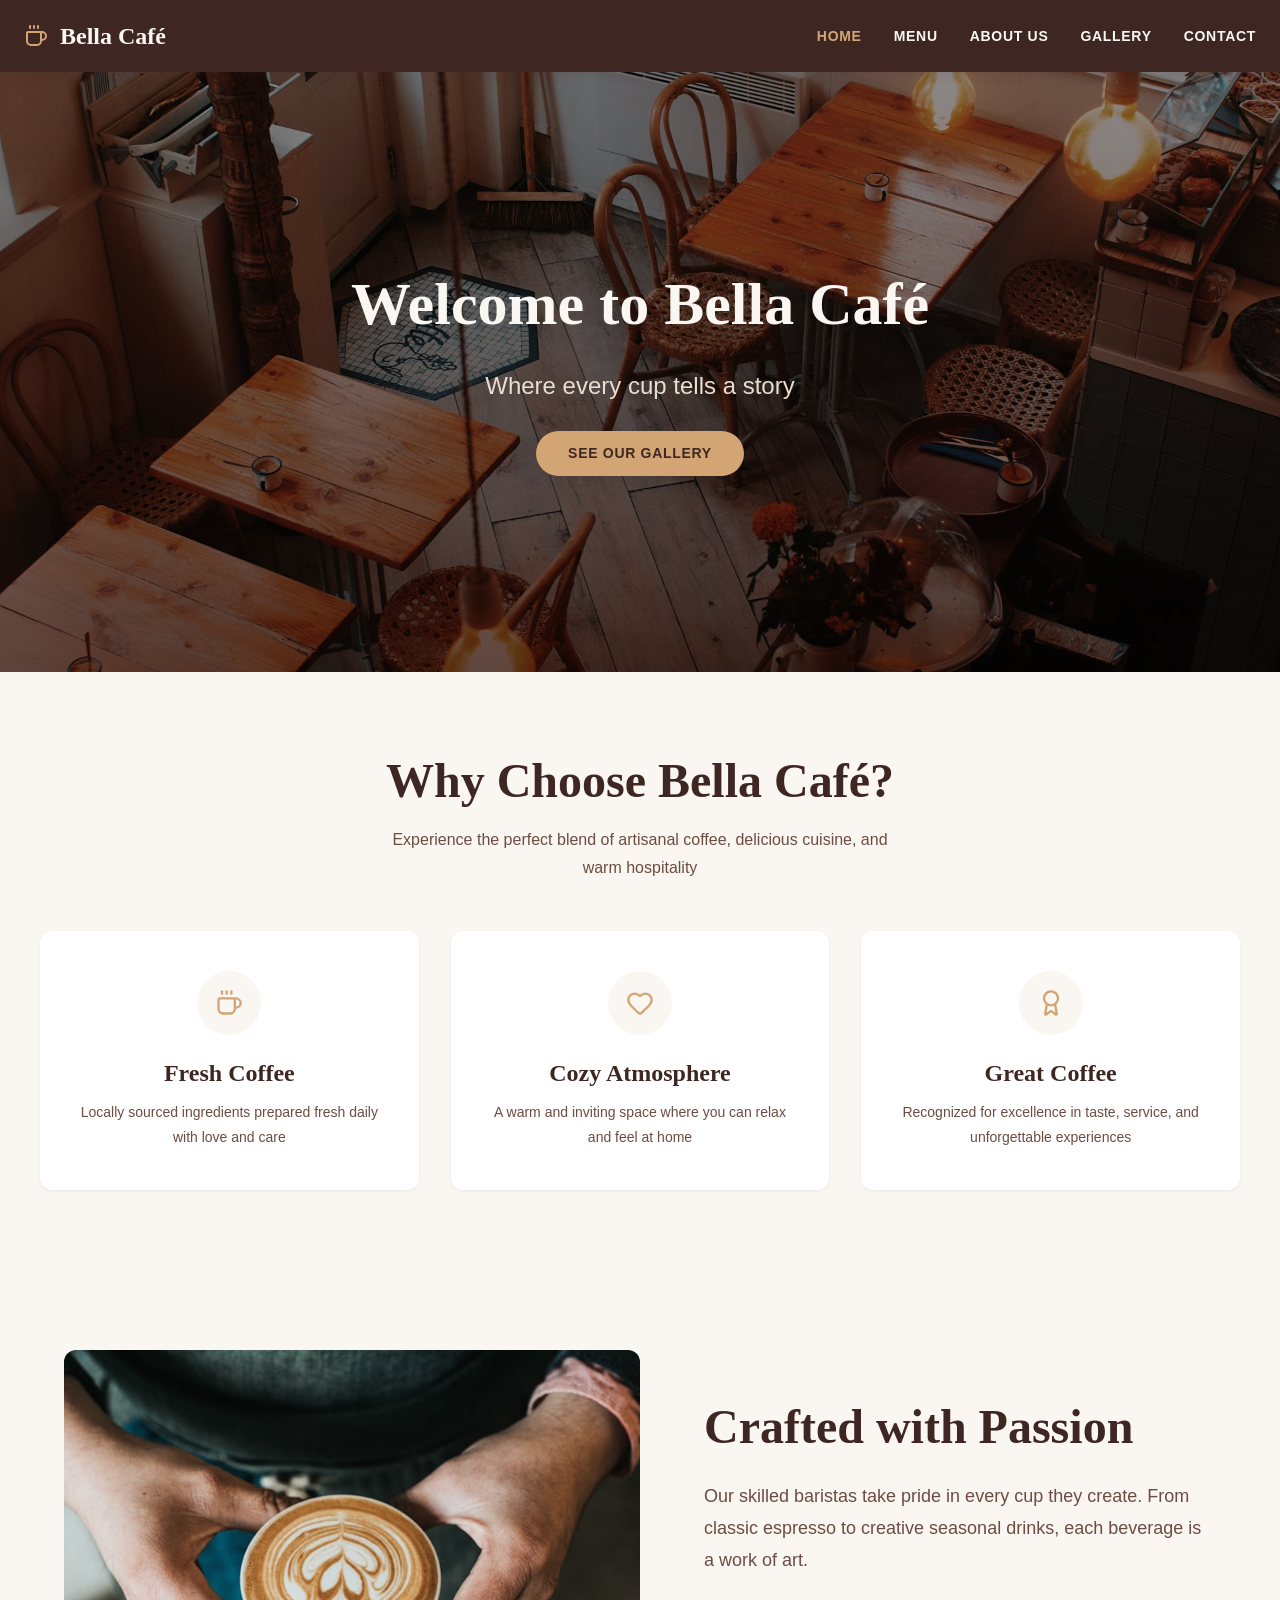
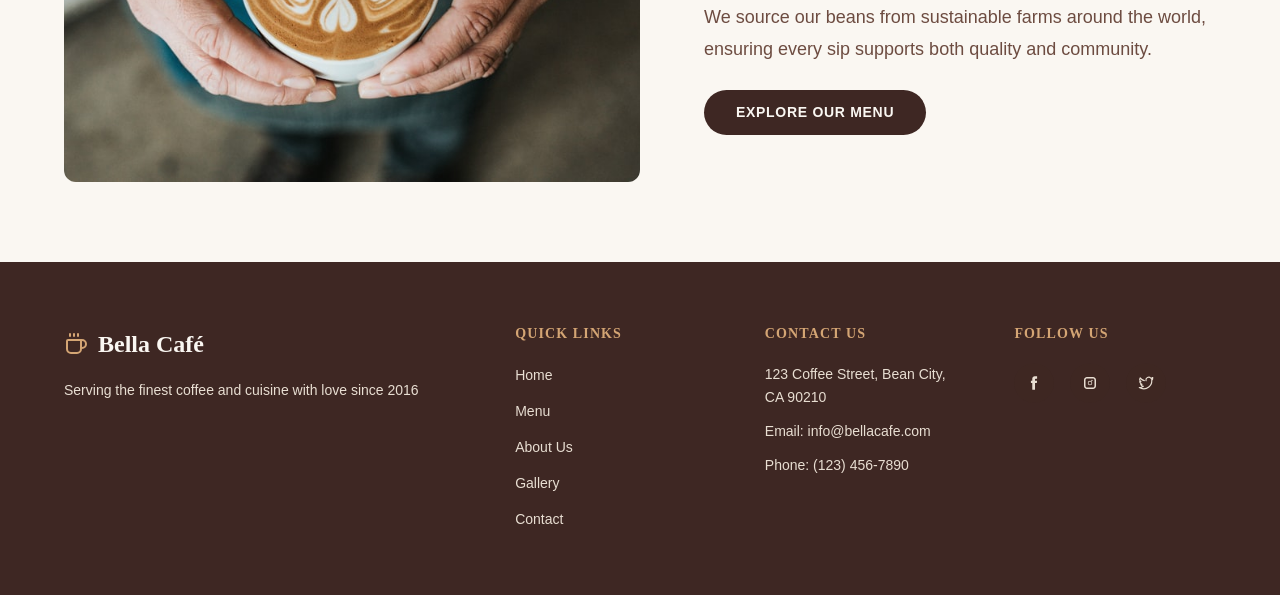
<file: index.html>
<!doctype html>
<html lang="en">
  <head>
    <meta charset="UTF-8" />
    <meta name="viewport" content="width=device-width, initial-scale=1.0" />
    <link rel="stylesheet" href="styles.css" />
    <title>Bella Café</title>
  </head>
  <body>
    <header class="header">
      <div class="header__burger" id="burger">
        <div class="burger__line"></div>
        <div class="burger__line"></div>
        <div class="burger__line"></div>
      </div>

      <a href="index.html" class="header__logo">
        <svg
          xmlns="http://www.w3.org/2000/svg"
          width="24"
          height="24"
          viewBox="0 0 24 24"
          fill="none"
          stroke="currentColor"
          stroke-width="2"
          stroke-linecap="round"
          stroke-linejoin="round"
        >
          <path d="M10 2v2" />
          <path d="M14 2v2" />
          <path
            d="M16 8a1 1 0 0 1 1 1v8a4 4 0 0 1-4 4H7a4 4 0 0 1-4-4V9a1 1 0 0 1 1-1h14a4 4 0 1 1 0 8h-1"
          />
          <path d="M6 2v2" />
        </svg>
        <span class="header__logo-text">Bella Café</span>
      </a>

      <nav class="header__nav">
        <ul class="header__nav-list">
          <li>
            <a
              href="index.html"
              class="header__nav-link header__nav-link--active"
              >Home</a
            >
          </li>
          <li><a href="menu.html" class="header__nav-link">Menu</a></li>
          <li><a href="about.html" class="header__nav-link">About Us</a></li>
          <li><a href="gallery.html" class="header__nav-link">Gallery</a></li>
          <li><a href="contact.html" class="header__nav-link">Contact</a></li>
        </ul>
      </nav>
    </header>

    <div class="nav-overlay" id="navOverlay"></div>

    <nav class="nav-sidebar" id="navSidebar">
      <div class="nav-sidebar__header">
        <div class="nav-sidebar__brand">
          <svg
            xmlns="http://www.w3.org/2000/svg"
            width="24"
            height="24"
            viewBox="0 0 24 24"
            fill="none"
            stroke="currentColor"
            stroke-width="2"
            stroke-linecap="round"
            stroke-linejoin="round"
          >
            <path d="M10 2v2" />
            <path d="M14 2v2" />
            <path
              d="M16 8a1 1 0 0 1 1 1v8a4 4 0 0 1-4 4H7a4 4 0 0 1-4-4V9a1 1 0 0 1 1-1h14a4 4 0 1 1 0 8h-1"
            />
            <path d="M6 2v2" />
          </svg>
          <span>Bella Café</span>
        </div>
        <div
          class="nav-sidebar__close"
          id="sidebarClose"
          aria-label="Close menu"
        >
          <svg
            xmlns="http://www.w3.org/2000/svg"
            width="24"
            height="24"
            viewBox="0 0 24 24"
            fill="none"
            stroke="currentColor"
            stroke-width="2"
            stroke-linecap="round"
            stroke-linejoin="round"
          >
            <path d="M18 6L6 18" />
            <path d="M6 6l12 12" />
          </svg>
        </div>
      </div>
      <ul class="nav-sidebar__list">
        <li>
          <a
            href="index.html"
            class="nav-sidebar__link nav-sidebar__link--active"
            >Home</a
          >
        </li>
        <li><a href="menu.html" class="nav-sidebar__link">Menu</a></li>
        <li><a href="about.html" class="nav-sidebar__link">About Us</a></li>
        <li><a href="gallery.html" class="nav-sidebar__link">Gallery</a></li>
        <li><a href="contact.html" class="nav-sidebar__link">Contact</a></li>
      </ul>
    </nav>

    <h1 class="sr-only">Bella Café — Restaurant & Coffee Shop</h1>

    <main>
      <section class="hero">
        <div class="hero__content">
          <h2 class="hero__title">Welcome to Bella Café</h2>
          <p class="hero__subtitle">Where every cup tells a story</p>
          <a href="gallery.html" class="btn btn--primary">See Our Gallery</a>
        </div>
      </section>

      <section class="features">
        <div class="features__header">
          <h2 class="features__title">Why Choose Bella Café?</h2>
          <p class="features__subtitle section-subtitle">
            Experience the perfect blend of artisanal coffee, delicious cuisine,
            and warm hospitality
          </p>
        </div>

        <div class="features__grid">
          <div class="feature-card feature-card--animated">
            <div class="feature-card__icon">
              <svg
                xmlns="http://www.w3.org/2000/svg"
                width="28"
                height="28"
                viewBox="0 0 24 24"
                fill="none"
                stroke="currentColor"
                stroke-width="2"
                stroke-linecap="round"
                stroke-linejoin="round"
              >
                <path d="M10 2v2" />
                <path d="M14 2v2" />
                <path
                  d="M16 8a1 1 0 0 1 1 1v8a4 4 0 0 1-4 4H7a4 4 0 0 1-4-4V9a1 1 0 0 1 1-1h14a4 4 0 1 1 0 8h-1"
                />
                <path d="M6 2v2" />
              </svg>
            </div>
            <h3 class="feature-card__title">Fresh Coffee</h3>
            <p class="feature-card__desc">
              Locally sourced ingredients prepared fresh daily with love and
              care
            </p>
          </div>

          <div class="feature-card feature-card--animated">
            <div class="feature-card__icon">
              <svg
                xmlns="http://www.w3.org/2000/svg"
                width="28"
                height="28"
                viewBox="0 0 24 24"
                fill="none"
                stroke="currentColor"
                stroke-width="2"
                stroke-linecap="round"
                stroke-linejoin="round"
              >
                <path
                  d="M2 9.5a5.5 5.5 0 0 1 9.591-3.676.56.56 0 0 0 .818 0A5.49 5.49 0 0 1 22 9.5c0 2.29-1.5 4-3 5.5l-5.492 5.313a2 2 0 0 1-3 .019L5 15c-1.5-1.5-3-3.2-3-5.5"
                />
              </svg>
            </div>
            <h3 class="feature-card__title">Cozy Atmosphere</h3>
            <p class="feature-card__desc">
              A warm and inviting space where you can relax and feel at home
            </p>
          </div>

          <div class="feature-card feature-card--animated">
            <div class="feature-card__icon">
              <svg
                xmlns="http://www.w3.org/2000/svg"
                width="28"
                height="28"
                viewBox="0 0 24 24"
                fill="none"
                stroke="currentColor"
                stroke-width="2"
                stroke-linecap="round"
                stroke-linejoin="round"
              >
                <path
                  d="m15.477 12.89 1.515 8.526a.5.5 0 0 1-.81.47l-3.58-2.687a1 1 0 0 0-1.197 0l-3.586 2.686a.5.5 0 0 1-.81-.469l1.514-8.526"
                />
                <circle cx="12" cy="8" r="6" />
              </svg>
            </div>
            <h3 class="feature-card__title">Great Coffee</h3>
            <p class="feature-card__desc">
              Recognized for excellence in taste, service, and unforgettable
              experiences
            </p>
          </div>
        </div>
      </section>

      <section class="about-preview">
        <div class="about-preview__img-wrap img-zoom-wrap">
          <img
            class="img-aspect-4-3"
            src="./assets/crafted-coffee.jpeg"
            alt="crafted coffee"
          />
        </div>
        <div class="about-preview__content">
          <h2 class="about-preview__title">Crafted with Passion</h2>
          <p class="about-preview__text section__subtitle">
            Our skilled baristas take pride in every cup they create. From
            classic espresso to creative seasonal drinks, each beverage is a
            work of art.
          </p>
          <p class="about-preview__text section__subtitle">
            We source our beans from sustainable farms around the world,
            ensuring every sip supports both quality and community.
          </p>
          <a href="menu.html" class="btn btn--secondary">Explore Our Menu</a>
        </div>
      </section>
    </main>

    <footer class="footer">
      <div class="footer__grid">
        <div class="footer__brand">
          <div class="footer__logo">
            <svg
              xmlns="http://www.w3.org/2000/svg"
              width="24"
              height="24"
              viewBox="0 0 24 24"
              fill="none"
              stroke="currentColor"
              stroke-width="2"
              stroke-linecap="round"
              stroke-linejoin="round"
            >
              <path d="M10 2v2" />
              <path d="M14 2v2" />
              <path
                d="M16 8a1 1 0 0 1 1 1v8a4 4 0 0 1-4 4H7a4 4 0 0 1-4-4V9a1 1 0 0 1 1-1h14a4 4 0 1 1 0 8h-1"
              />
              <path d="M6 2v2" />
            </svg>
            <span class="footer__logo-text">Bella Café</span>
          </div>
          <p class="footer__tagline">
            Serving the finest coffee and cuisine with love since 2016
          </p>
        </div>

        <div class="footer__col">
          <h3 class="footer__col-title">Quick Links</h3>
          <ul class="footer__links">
            <li><a href="index.html">Home</a></li>
            <li><a href="menu.html">Menu</a></li>
            <li><a href="about.html">About Us</a></li>
            <li><a href="gallery.html">Gallery</a></li>
            <li><a href="contact.html">Contact</a></li>
          </ul>
        </div>

        <div class="footer__col">
          <h3 class="footer__col-title">Contact Us</h3>
          <div class="footer__contact">
            <a
              target="_blank"
              href="https://www.google.com/maps/place/TSU+11th+Building+(Ganivi)/@41.7169702,44.7189763,17z/data=!3m1!4b1!4m6!3m5!1s0x40447371b40dc741:0xaa9f66639d890960!8m2!3d41.7169702!4d44.7215512!16s%2Fg%2F1vtzfq1t?entry=ttu&g_ep=EgoyMDI2MDUxNy4wIKXMDSoASAFQAw%3D%3D"
              >123 Coffee Street, Bean City, CA 90210</a
            >
            <p>
              Email: <a href="mailto:info@bellacafe.com">info@bellacafe.com</a>
            </p>
            <p>Phone: <a href="tel:1234567890">(123) 456-7890</a></p>
          </div>
        </div>

        <div class="footer__col">
          <h3 class="footer__col-title">Follow Us</h3>
          <div class="footer__socials">
            <a
              href="https://www.facebook.com/TbilisiStateUniversity"
              class="footer__social-link"
              aria-label="Facebook"
              target="_blank"
            >
              <svg xmlns="http://www.w3.org/2000/svg" viewBox="0 0 124 124">
                <path
                  fill="currentColor"
                  fill-rule="evenodd"
                  d="M50.1 62.4v44.4c0 .6.5 1.2 1.2 1.2h16.5c.6 0 1.2-.5 1.2-1.2V61.6h11.9c.6 0 1.1-.5 1.2-1.1l1-13.5c.1-.7-.5-1.3-1.2-1.3h-13v-9.6c0-2.3 1.8-4.1 4.1-4.1h9.2c.6 0 1.2-.5 1.2-1.2V17.3c0-.6-.5-1.2-1.2-1.2H66.6c-9.1 0-16.5 7.4-16.5 16.5v13.1h-8.2c-.6 0-1.2.5-1.2 1.2v13.6c0 .6.5 1.2 1.2 1.2h8.2v.7z"
                  clip-rule="evenodd"
                />
              </svg>
            </a>
            <a
              href="https://www.instagram.com/tbilisistateuniversity"
              class="footer__social-link"
              aria-label="Instagram"
              target="_blank"
            >
              <svg
                xmlns="http://www.w3.org/2000/svg"
                viewBox="0 0 24 24"
                fill-rule="evenodd"
                clip-rule="evenodd"
              >
                <path
                  fill="currentColor"
                  d="M16,4H8C5.791,4 4,5.791 4,8v8c0,2.209 1.791,4 4,4h8c2.209,0 4,-1.791 4,-4V8C20,5.791 18.209,4 16,4Zm2,12c0,1.103 -0.897,2 -2,2H8c-1.103,0 -2,-0.897 -2,-2V8c0,-1.103 0.897,-2 2,-2h8c1.103,0 2,0.897 2,2v8Zm-6,-7a3,3 0 1,0 0,6a3,3 0 0,0 0,-6Zm0,5a2,2 0 1,1 0,-4a2,2 0 0,1 0,4Zm3.5,-5.5a0.9,0.9 0 1,1 -1.8,0a0.9,0.9 0 0,1 1.8,0Z"
                />
              </svg>
            </a>
            <a
              href="https://twitter.com"
              class="footer__social-link"
              aria-label="Twitter / X"
              target="_blank"
            >
              <svg xmlns="http://www.w3.org/2000/svg" viewBox="0 0 32 32">
                <path
                  fill="currentColor"
                  d="M28.77 8.11a.87.87 0 0 0-.23-.2A4.69 4.69 0 0 0 29 6.54a1 1 0 0 0-.44-1a1 1 0 0 0-1.1 0a6.42 6.42 0 0 1-2.28.92a6.21 6.21 0 0 0-7.08-1A6.07 6.07 0 0 0 15 12.2a1 1 0 0 0 2-.4a4.08 4.08 0 0 1 2-4.52a4.24 4.24 0 0 1 5.12 1a1 1 0 0 0 .88.28h.25a1 1 0 0 0 .34 1.62a1 1 0 0 0-.36.88a13.07 13.07 0 0 1-4.89 11.24a12.75 12.75 0 0 1-12.65 2.31a9.06 9.06 0 0 0 4.54-2.18a1 1 0 0 0 .15-1.09a1 1 0 0 0-.93-.57a4 4 0 0 1-3-1.39a3.63 3.63 0 0 0 1-.35A1 1 0 0 0 10 18a1 1 0 0 0-.76-.84a4.42 4.42 0 0 1-3-2.48c.24 0 .48.05.74.06a1 1 0 0 0 1-.62A1 1 0 0 0 7.67 13C6 11.48 5.59 9.85 5.83 8.7a13.88 13.88 0 0 0 7 4a1 1 0 1 0 .38-2a12.1 12.1 0 0 1-6.82-4.39a1 1 0 0 0-.75-.38a1 1 0 0 0-.78.33a5.34 5.34 0 0 0-.31 6h-.09a1 1 0 0 0-.52.81a5.84 5.84 0 0 0 1.95 4.47a1 1 0 0 0-.18 1a6.63 6.63 0 0 0 3.18 3.57A13.89 13.89 0 0 1 4 23a1 1 0 0 0-.5 1.86a16.84 16.84 0 0 0 8.5 2.49a15.16 15.16 0 0 0 9.6-3.57a15.12 15.12 0 0 0 5.69-12.42a4.62 4.62 0 0 0 1.62-2.25a1 1 0 0 0-.14-1Z"
                />
              </svg>
            </a>
          </div>
        </div>
      </div>
    </footer>

    <script src="./index.js"></script>
  </body>
</html>
</file>
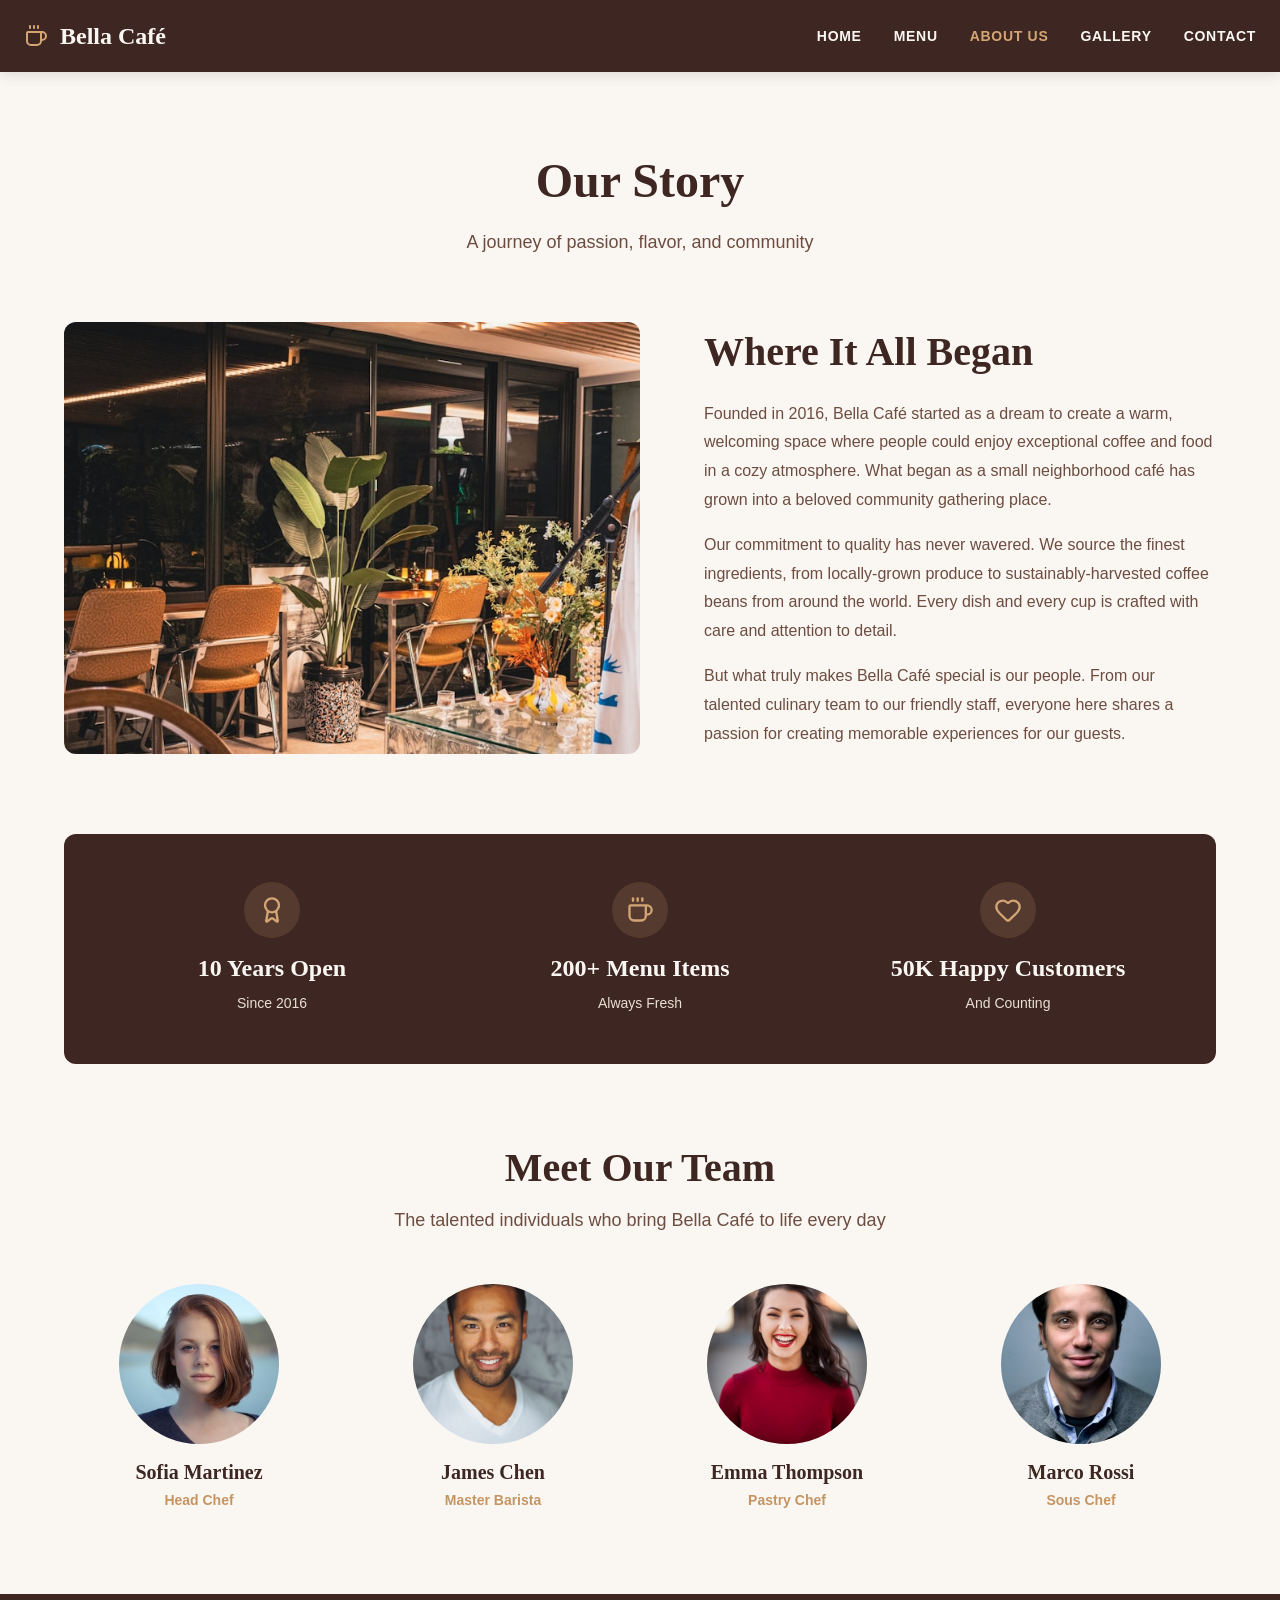
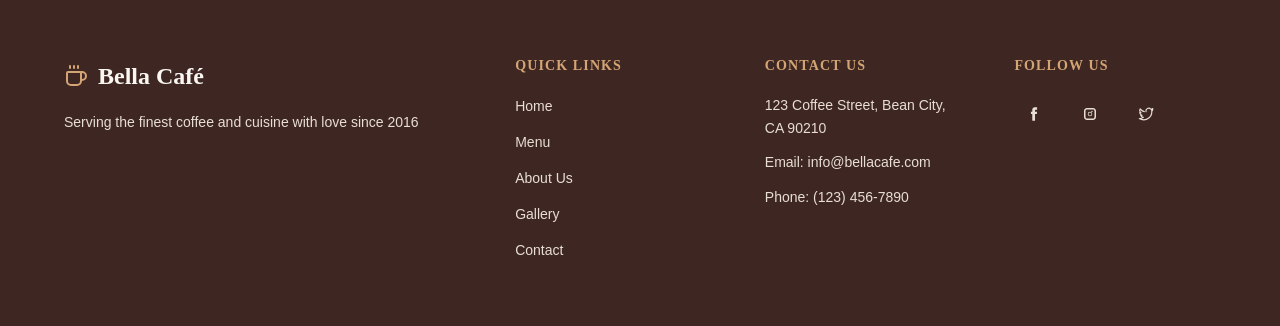
<file: about.html>
<!doctype html>
<html lang="en">
  <head>
    <meta charset="UTF-8" />
    <meta name="viewport" content="width=device-width, initial-scale=1.0" />
    <link rel="stylesheet" href="styles.css" />
    <title>Bella Café - About Us</title>
  </head>
  <body>
    <header class="header">
      <div class="header__burger" id="burger">
        <div class="burger__line"></div>
        <div class="burger__line"></div>
        <div class="burger__line"></div>
      </div>

      <a href="index.html" class="header__logo">
        <svg
          xmlns="http://www.w3.org/2000/svg"
          width="24"
          height="24"
          viewBox="0 0 24 24"
          fill="none"
          stroke="currentColor"
          stroke-width="2"
          stroke-linecap="round"
          stroke-linejoin="round"
        >
          <path d="M10 2v2" />
          <path d="M14 2v2" />
          <path
            d="M16 8a1 1 0 0 1 1 1v8a4 4 0 0 1-4 4H7a4 4 0 0 1-4-4V9a1 1 0 0 1 1-1h14a4 4 0 1 1 0 8h-1"
          />
          <path d="M6 2v2" />
        </svg>
        <span class="header__logo-text">Bella Café</span>
      </a>

      <nav class="header__nav">
        <ul class="header__nav-list">
          <li><a href="index.html" class="header__nav-link">Home</a></li>
          <li><a href="menu.html" class="header__nav-link">Menu</a></li>
          <li>
            <a
              href="about.html"
              class="header__nav-link header__nav-link--active"
              >About Us</a
            >
          </li>
          <li><a href="gallery.html" class="header__nav-link">Gallery</a></li>
          <li><a href="contact.html" class="header__nav-link">Contact</a></li>
        </ul>
      </nav>
    </header>

    <div class="nav-overlay" id="navOverlay"></div>

    <nav class="nav-sidebar" id="navSidebar" aria-label="Mobile navigation">
      <div class="nav-sidebar__header">
        <div class="nav-sidebar__brand">
          <svg
            xmlns="http://www.w3.org/2000/svg"
            width="24"
            height="24"
            viewBox="0 0 24 24"
            fill="none"
            stroke="currentColor"
            stroke-width="2"
            stroke-linecap="round"
            stroke-linejoin="round"
          >
            <path d="M10 2v2" />
            <path d="M14 2v2" />
            <path
              d="M16 8a1 1 0 0 1 1 1v8a4 4 0 0 1-4 4H7a4 4 0 0 1-4-4V9a1 1 0 0 1 1-1h14a4 4 0 1 1 0 8h-1"
            />
            <path d="M6 2v2" />
          </svg>
          <span>Bella Café</span>
        </div>
        <div
          class="nav-sidebar__close"
          id="sidebarClose"
          aria-label="Close menu"
        >
          <svg
            xmlns="http://www.w3.org/2000/svg"
            width="24"
            height="24"
            viewBox="0 0 24 24"
            fill="none"
            stroke="currentColor"
            stroke-width="2"
            stroke-linecap="round"
            stroke-linejoin="round"
          >
            <path d="M18 6L6 18" />
            <path d="M6 6l12 12" />
          </svg>
        </div>
      </div>
      <ul class="nav-sidebar__list">
        <li><a href="index.html" class="nav-sidebar__link">Home</a></li>
        <li><a href="menu.html" class="nav-sidebar__link">Menu</a></li>
        <li>
          <a
            href="about.html"
            class="nav-sidebar__link nav-sidebar__link--active"
            >About Us</a
          >
        </li>
        <li><a href="gallery.html" class="nav-sidebar__link">Gallery</a></li>
        <li><a href="contact.html" class="nav-sidebar__link">Contact</a></li>
      </ul>
    </nav>

    <h1 class="sr-only">Bella Café — About Us</h1>

    <main>
      <section class="about">
        <div class="about__header">
          <h2 class="about__title">Our Story</h2>
          <p class="section__subtitle">
            A journey of passion, flavor, and community
          </p>
        </div>

        <div class="about__story">
          <div class="about__story-img-wrap img-zoom-wrap">
            <img
              class="about__story-img img-aspect-4-3"
              src="./assets/ourStoryImg.jpeg"
              alt="Our story"
            />
          </div>
          <div class="about__story-content">
            <h3 class="about__story-title">Where It All Began</h3>
            <div class="about__story-text">
              <p>
                Founded in 2016, Bella Café started as a dream to create a warm,
                welcoming space where people could enjoy exceptional coffee and
                food in a cozy atmosphere. What began as a small neighborhood
                café has grown into a beloved community gathering place.
              </p>
              <p>
                Our commitment to quality has never wavered. We source the
                finest ingredients, from locally-grown produce to
                sustainably-harvested coffee beans from around the world. Every
                dish and every cup is crafted with care and attention to detail.
              </p>
              <p>
                But what truly makes Bella Café special is our people. From our
                talented culinary team to our friendly staff, everyone here
                shares a passion for creating memorable experiences for our
                guests.
              </p>
            </div>
          </div>
        </div>

        <div class="about__stats">
          <div class="about__stat">
            <div class="about__stat-icon">
              <svg
                xmlns="http://www.w3.org/2000/svg"
                width="28"
                height="28"
                viewBox="0 0 24 24"
                fill="none"
                stroke="currentColor"
                stroke-width="2"
                stroke-linecap="round"
                stroke-linejoin="round"
              >
                <path
                  d="m15.477 12.89 1.515 8.526a.5.5 0 0 1-.81.47l-3.58-2.687a1 1 0 0 0-1.197 0l-3.586 2.686a.5.5 0 0 1-.81-.469l1.514-8.526"
                />
                <circle cx="12" cy="8" r="6" />
              </svg>
            </div>
            <h3 class="about__stat-number">10 Years Open</h3>
            <p class="about__stat-label">Since 2016</p>
          </div>
          <div class="about__stat">
            <div class="about__stat-icon">
              <svg
                xmlns="http://www.w3.org/2000/svg"
                width="28"
                height="28"
                viewBox="0 0 24 24"
                fill="none"
                stroke="currentColor"
                stroke-width="2"
                stroke-linecap="round"
                stroke-linejoin="round"
              >
                <path d="M10 2v2" />
                <path d="M14 2v2" />
                <path
                  d="M16 8a1 1 0 0 1 1 1v8a4 4 0 0 1-4 4H7a4 4 0 0 1-4-4V9a1 1 0 0 1 1-1h14a4 4 0 1 1 0 8h-1"
                />
                <path d="M6 2v2" />
              </svg>
            </div>
            <h3 class="about__stat-number">200+ Menu Items</h3>
            <p class="about__stat-label">Always Fresh</p>
          </div>
          <div class="about__stat">
            <div class="about__stat-icon">
              <svg
                xmlns="http://www.w3.org/2000/svg"
                width="28"
                height="28"
                viewBox="0 0 24 24"
                fill="none"
                stroke="currentColor"
                stroke-width="2"
                stroke-linecap="round"
                stroke-linejoin="round"
              >
                <path
                  d="M2 9.5a5.5 5.5 0 0 1 9.591-3.676.56.56 0 0 0 .818 0A5.49 5.49 0 0 1 22 9.5c0 2.29-1.5 4-3 5.5l-5.492 5.313a2 2 0 0 1-3 .019L5 15c-1.5-1.5-3-3.2-3-5.5"
                />
              </svg>
            </div>
            <h3 class="about__stat-number">50K Happy Customers</h3>
            <p class="about__stat-label">And Counting</p>
          </div>
        </div>

        <div class="about__team">
          <div class="section__header">
            <h3 class="section__title">Meet Our Team</h3>
            <p class="section__subtitle">
              The talented individuals who bring Bella Café to life every day
            </p>
          </div>
          <div class="about__team-grid">
            <div class="team-card">
              <div class="team-card__img-wrap">
                <img
                  class="team-card__img"
                  src="./assets/staff1.jpeg"
                  alt="Sofia Martinez"
                />
              </div>
              <h4 class="team-card__name">Sofia Martinez</h4>
              <p class="team-card__role">Head Chef</p>
            </div>
            <div class="team-card">
              <div class="team-card__img-wrap">
                <img
                  class="team-card__img"
                  src="./assets/staff2.jpeg"
                  alt="James Chen"
                />
              </div>
              <h4 class="team-card__name">James Chen</h4>
              <p class="team-card__role">Master Barista</p>
            </div>
            <div class="team-card">
              <div class="team-card__img-wrap">
                <img
                  class="team-card__img"
                  src="./assets/staff3.jpeg"
                  alt="Emma Thompson"
                />
              </div>
              <h4 class="team-card__name">Emma Thompson</h4>
              <p class="team-card__role">Pastry Chef</p>
            </div>
            <div class="team-card">
              <div class="team-card__img-wrap">
                <img
                  class="team-card__img"
                  src="./assets/staff4.jpeg"
                  alt="Marco Rossi"
                />
              </div>
              <h4 class="team-card__name">Marco Rossi</h4>
              <p class="team-card__role">Sous Chef</p>
            </div>
          </div>
        </div>
      </section>
    </main>

    <footer class="footer">
      <div class="footer__grid">
        <div class="footer__brand">
          <div class="footer__logo">
            <svg
              xmlns="http://www.w3.org/2000/svg"
              width="24"
              height="24"
              viewBox="0 0 24 24"
              fill="none"
              stroke="currentColor"
              stroke-width="2"
              stroke-linecap="round"
              stroke-linejoin="round"
            >
              <path d="M10 2v2" />
              <path d="M14 2v2" />
              <path
                d="M16 8a1 1 0 0 1 1 1v8a4 4 0 0 1-4 4H7a4 4 0 0 1-4-4V9a1 1 0 0 1 1-1h14a4 4 0 1 1 0 8h-1"
              />
              <path d="M6 2v2" />
            </svg>
            <span class="footer__logo-text">Bella Café</span>
          </div>
          <p class="footer__tagline">
            Serving the finest coffee and cuisine with love since 2016
          </p>
        </div>

        <div class="footer__col">
          <h3 class="footer__col-title">Quick Links</h3>
          <ul class="footer__links">
            <li><a href="index.html">Home</a></li>
            <li><a href="menu.html">Menu</a></li>
            <li><a href="about.html">About Us</a></li>
            <li><a href="gallery.html">Gallery</a></li>
            <li><a href="contact.html">Contact</a></li>
          </ul>
        </div>

        <div class="footer__col">
          <h3 class="footer__col-title">Contact Us</h3>
          <div class="footer__contact">
            <a
              target="_blank"
              href="https://www.google.com/maps/place/TSU+11th+Building+(Ganivi)/@41.7169702,44.7189763,17z"
              >123 Coffee Street, Bean City, CA 90210</a
            >
            <p>
              Email: <a href="mailto:info@bellacafe.com">info@bellacafe.com</a>
            </p>
            <p>Phone: <a href="tel:1234567890">(123) 456-7890</a></p>
          </div>
        </div>

        <div class="footer__col">
          <h3 class="footer__col-title">Follow Us</h3>
          <div class="footer__socials">
            <a
              href="https://www.facebook.com/TbilisiStateUniversity"
              class="footer__social-link"
              aria-label="Facebook"
              target="_blank"
            >
              <svg xmlns="http://www.w3.org/2000/svg" viewBox="0 0 124 124">
                <path
                  fill="currentColor"
                  fill-rule="evenodd"
                  d="M50.1 62.4v44.4c0 .6.5 1.2 1.2 1.2h16.5c.6 0 1.2-.5 1.2-1.2V61.6h11.9c.6 0 1.1-.5 1.2-1.1l1-13.5c.1-.7-.5-1.3-1.2-1.3h-13v-9.6c0-2.3 1.8-4.1 4.1-4.1h9.2c.6 0 1.2-.5 1.2-1.2V17.3c0-.6-.5-1.2-1.2-1.2H66.6c-9.1 0-16.5 7.4-16.5 16.5v13.1h-8.2c-.6 0-1.2.5-1.2 1.2v13.6c0 .6.5 1.2 1.2 1.2h8.2v.7z"
                  clip-rule="evenodd"
                />
              </svg>
            </a>
            <a
              href="https://www.instagram.com/tbilisistateuniversity"
              class="footer__social-link"
              aria-label="Instagram"
              target="_blank"
            >
              <svg
                xmlns="http://www.w3.org/2000/svg"
                viewBox="0 0 24 24"
                fill-rule="evenodd"
                clip-rule="evenodd"
              >
                <path
                  fill="currentColor"
                  d="M16,4H8C5.791,4 4,5.791 4,8v8c0,2.209 1.791,4 4,4h8c2.209,0 4,-1.791 4,-4V8C20,5.791 18.209,4 16,4Zm2,12c0,1.103 -0.897,2 -2,2H8c-1.103,0 -2,-0.897 -2,-2V8c0,-1.103 0.897,-2 2,-2h8c1.103,0 2,0.897 2,2v8Zm-6,-7a3,3 0 1,0 0,6a3,3 0 0,0 0,-6Zm0,5a2,2 0 1,1 0,-4a2,2 0 0,1 0,4Zm3.5,-5.5a0.9,0.9 0 1,1 -1.8,0a0.9,0.9 0 0,1 1.8,0Z"
                />
              </svg>
            </a>
            <a
              href="https://twitter.com"
              class="footer__social-link"
              aria-label="Twitter / X"
              target="_blank"
            >
              <svg xmlns="http://www.w3.org/2000/svg" viewBox="0 0 32 32">
                <path
                  fill="currentColor"
                  d="M28.77 8.11a.87.87 0 0 0-.23-.2A4.69 4.69 0 0 0 29 6.54a1 1 0 0 0-.44-1a1 1 0 0 0-1.1 0a6.42 6.42 0 0 1-2.28.92a6.21 6.21 0 0 0-7.08-1A6.07 6.07 0 0 0 15 12.2a1 1 0 0 0 2-.4a4.08 4.08 0 0 1 2-4.52a4.24 4.24 0 0 1 5.12 1a1 1 0 0 0 .88.28h.25a1 1 0 0 0 .34 1.62a1 1 0 0 0-.36.88a13.07 13.07 0 0 1-4.89 11.24a12.75 12.75 0 0 1-12.65 2.31a9.06 9.06 0 0 0 4.54-2.18a1 1 0 0 0 .15-1.09a1 1 0 0 0-.93-.57a4 4 0 0 1-3-1.39a3.63 3.63 0 0 0 1-.35A1 1 0 0 0 10 18a1 1 0 0 0-.76-.84a4.42 4.42 0 0 1-3-2.48c.24 0 .48.05.74.06a1 1 0 0 0 1-.62A1 1 0 0 0 7.67 13C6 11.48 5.59 9.85 5.83 8.7a13.88 13.88 0 0 0 7 4a1 1 0 1 0 .38-2a12.1 12.1 0 0 1-6.82-4.39a1 1 0 0 0-.75-.38a1 1 0 0 0-.78.33a5.34 5.34 0 0 0-.31 6h-.09a1 1 0 0 0-.52.81a5.84 5.84 0 0 0 1.95 4.47a1 1 0 0 0-.18 1a6.63 6.63 0 0 0 3.18 3.57A13.89 13.89 0 0 1 4 23a1 1 0 0 0-.5 1.86a16.84 16.84 0 0 0 8.5 2.49a15.16 15.16 0 0 0 9.6-3.57a15.12 15.12 0 0 0 5.69-12.42a4.62 4.62 0 0 0 1.62-2.25a1 1 0 0 0-.14-1Z"
                />
              </svg>
            </a>
          </div>
        </div>
      </div>
    </footer>

    <script src="./index.js"></script>
  </body>
</html>
</file>
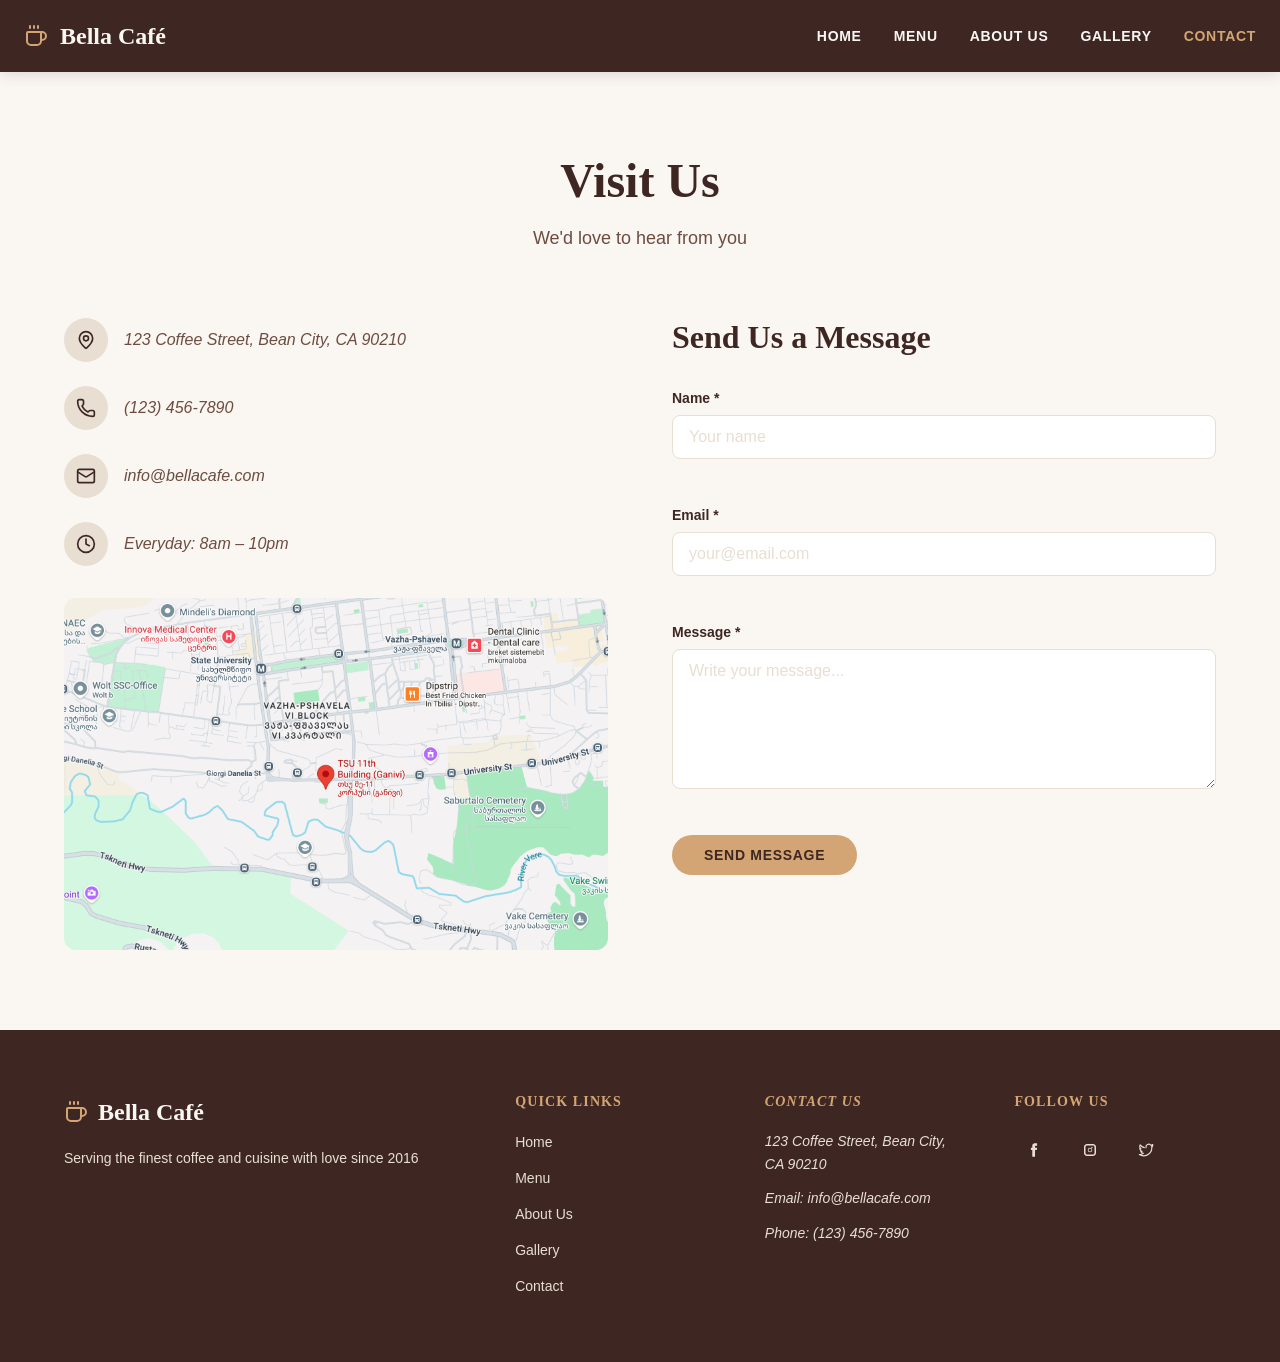
<file: contact.html>
<!doctype html>
<html lang="en">
  <head>
    <meta charset="UTF-8" />
    <meta name="viewport" content="width=device-width, initial-scale=1.0" />
    <link rel="stylesheet" href="styles.css" />
    <title>Bella Café - Contact</title>
  </head>
  <body>
    <header class="header">
      <div
        class="header__burger"
        id="burger"
        aria-label="Open navigation menu"
        aria-expanded="false"
        aria-controls="navSidebar"
        role="button"
        tabindex="0"
      >
        <div class="burger__line"></div>
        <div class="burger__line"></div>
        <div class="burger__line"></div>
      </div>

      <a
        href="index.html"
        class="header__logo"
        aria-label="Bella Café – go to homepage"
      >
        <svg
          xmlns="http://www.w3.org/2000/svg"
          width="24"
          height="24"
          viewBox="0 0 24 24"
          fill="none"
          stroke="currentColor"
          stroke-width="2"
          stroke-linecap="round"
          stroke-linejoin="round"
          aria-hidden="true"
          focusable="false"
        >
          <path d="M10 2v2" />
          <path d="M14 2v2" />
          <path
            d="M16 8a1 1 0 0 1 1 1v8a4 4 0 0 1-4 4H7a4 4 0 0 1-4-4V9a1 1 0 0 1 1-1h14a4 4 0 1 1 0 8h-1"
          />
          <path d="M6 2v2" />
        </svg>
        <span class="header__logo-text">Bella Café</span>
      </a>

      <nav class="header__nav" aria-label="Primary navigation">
        <ul class="header__nav-list" role="list">
          <li><a href="index.html" class="header__nav-link">Home</a></li>
          <li><a href="menu.html" class="header__nav-link">Menu</a></li>
          <li><a href="about.html" class="header__nav-link">About Us</a></li>
          <li><a href="gallery.html" class="header__nav-link">Gallery</a></li>
          <li>
            <a
              href="contact.html"
              class="header__nav-link header__nav-link--active"
              aria-current="page"
              >Contact</a
            >
          </li>
        </ul>
      </nav>
    </header>

    <div class="nav-overlay" id="navOverlay" aria-hidden="true"></div>

    <nav
      class="nav-sidebar"
      id="navSidebar"
      aria-label="Mobile navigation"
      aria-hidden="true"
    >
      <div class="nav-sidebar__header">
        <div class="nav-sidebar__brand" aria-hidden="true">
          <svg
            xmlns="http://www.w3.org/2000/svg"
            width="24"
            height="24"
            viewBox="0 0 24 24"
            fill="none"
            stroke="currentColor"
            stroke-width="2"
            stroke-linecap="round"
            stroke-linejoin="round"
            aria-hidden="true"
            focusable="false"
          >
            <path d="M10 2v2" />
            <path d="M14 2v2" />
            <path
              d="M16 8a1 1 0 0 1 1 1v8a4 4 0 0 1-4 4H7a4 4 0 0 1-4-4V9a1 1 0 0 1 1-1h14a4 4 0 1 1 0 8h-1"
            />
            <path d="M6 2v2" />
          </svg>
          <span>Bella Café</span>
        </div>
        <button
          class="nav-sidebar__close"
          id="sidebarClose"
          aria-label="Close navigation menu"
          type="button"
        >
          <svg
            xmlns="http://www.w3.org/2000/svg"
            width="24"
            height="24"
            viewBox="0 0 24 24"
            fill="none"
            stroke="currentColor"
            stroke-width="2"
            stroke-linecap="round"
            stroke-linejoin="round"
            aria-hidden="true"
            focusable="false"
          >
            <path d="M18 6L6 18" />
            <path d="M6 6l12 12" />
          </svg>
        </button>
      </div>
      <ul class="nav-sidebar__list" role="list">
        <li><a href="index.html" class="nav-sidebar__link">Home</a></li>
        <li><a href="menu.html" class="nav-sidebar__link">Menu</a></li>
        <li><a href="about.html" class="nav-sidebar__link">About Us</a></li>
        <li><a href="gallery.html" class="nav-sidebar__link">Gallery</a></li>
        <li>
          <a
            href="contact.html"
            class="nav-sidebar__link nav-sidebar__link--active"
            aria-current="page"
            >Contact</a
          >
        </li>
      </ul>
    </nav>

    <main>
      <h1 class="sr-only">Bella Café — Contact</h1>

      <section class="contact" aria-labelledby="contact-heading">
        <header class="contact__header">
          <h2 id="contact-heading" class="section__title">Visit Us</h2>
          <p class="section__subtitle">We'd love to hear from you</p>
        </header>

        <div class="contact__body">
          <address class="contact__info-col">
            <ul class="contact__info-list" role="list">
              <li class="contact__info-item">
                <div class="contact__info-icon" aria-hidden="true">
                  <svg
                    xmlns="http://www.w3.org/2000/svg"
                    width="20"
                    height="20"
                    viewBox="0 0 24 24"
                    fill="none"
                    stroke="currentColor"
                    stroke-width="2"
                    stroke-linecap="round"
                    stroke-linejoin="round"
                    aria-hidden="true"
                    focusable="false"
                  >
                    <path
                      d="M20 10c0 4.993-5.539 10.193-7.399 11.799a1 1 0 0 1-1.202 0C9.539 20.193 4 14.993 4 10a8 8 0 0 1 16 0"
                    />
                    <circle cx="12" cy="10" r="3" />
                  </svg>
                </div>
                <a
                  href="https://www.google.com/maps/place/TSU+11th+Building+(Ganivi)/@41.7169702,44.7189763,17z"
                  target="_blank"
                  rel="noopener noreferrer"
                  class="contact__info-text"
                >
                  123 Coffee Street, Bean City, CA 90210
                </a>
              </li>
              <li class="contact__info-item">
                <div class="contact__info-icon" aria-hidden="true">
                  <svg
                    xmlns="http://www.w3.org/2000/svg"
                    width="20"
                    height="20"
                    viewBox="0 0 24 24"
                    fill="none"
                    stroke="currentColor"
                    stroke-width="2"
                    stroke-linecap="round"
                    stroke-linejoin="round"
                    aria-hidden="true"
                    focusable="false"
                  >
                    <path
                      d="M13.832 16.568a1 1 0 0 0 1.213-.303l.355-.465A2 2 0 0 1 17 15h3a2 2 0 0 1 2 2v3a2 2 0 0 1-2 2A18 18 0 0 1 2 4a2 2 0 0 1 2-2h3a2 2 0 0 1 2 2v3a2 2 0 0 1-.8 1.6l-.468.351a1 1 0 0 0-.292 1.233 14 14 0 0 0 6.392 6.384"
                    />
                  </svg>
                </div>
                <a href="tel:+11234567890" class="contact__info-text"
                  >(123) 456-7890</a
                >
              </li>
              <li class="contact__info-item">
                <div class="contact__info-icon" aria-hidden="true">
                  <svg
                    xmlns="http://www.w3.org/2000/svg"
                    width="20"
                    height="20"
                    viewBox="0 0 24 24"
                    fill="none"
                    stroke="currentColor"
                    stroke-width="2"
                    stroke-linecap="round"
                    stroke-linejoin="round"
                    aria-hidden="true"
                    focusable="false"
                  >
                    <path d="m22 7-8.991 5.727a2 2 0 0 1-2.009 0L2 7" />
                    <rect x="2" y="4" width="20" height="16" rx="2" />
                  </svg>
                </div>
                <a href="mailto:info@bellacafe.com" class="contact__info-text"
                  >info@bellacafe.com</a
                >
              </li>
              <li class="contact__info-item">
                <div class="contact__info-icon" aria-hidden="true">
                  <svg
                    xmlns="http://www.w3.org/2000/svg"
                    width="20"
                    height="20"
                    viewBox="0 0 24 24"
                    fill="none"
                    stroke="currentColor"
                    stroke-width="2"
                    stroke-linecap="round"
                    stroke-linejoin="round"
                    aria-hidden="true"
                    focusable="false"
                  >
                    <circle cx="12" cy="12" r="10" />
                    <path d="M12 6v6l4 2" />
                  </svg>
                </div>
                <span class="contact__info-text">
                  <time>Everyday: 8am – 10pm</time>
                </span>
              </li>
            </ul>

            <a
              href="https://www.google.com/maps/place/TSU+11th+Building+(Ganivi)/@41.7169702,44.7189763,17z"
              target="_blank"
              rel="noopener noreferrer"
              aria-label="Open Bella Café location in Google Maps"
            >
              <img
                class="contact__map"
                src="./assets/Location.png"
                alt="Map showing Bella Café at 123 Coffee Street, Bean City"
                width="600"
                height="400"
                loading="lazy"
              />
            </a>
          </address>

          <section>
            <h2 id="contact-form-heading" class="contact__form-title">
              Send Us a Message
            </h2>
            <form class="contact__form" id="contactForm" novalidate>
              <p id="form-status" class="sr-only"></p>

              <div class="contact__form-group">
                <label class="contact__label" for="contactName">
                  Name <span aria-hidden="true">*</span>
                  <span class="sr-only">(required)</span>
                </label>
                <input
                  class="contact__input"
                  type="text"
                  id="contactName"
                  name="name"
                  placeholder="Your name"
                />
                <span class="contact__error" id="nameError"></span>
              </div>

              <div class="contact__form-group">
                <label class="contact__label" for="contactEmail">
                  Email <span aria-hidden="true">*</span>
                  <span class="sr-only">(required)</span>
                </label>
                <input
                  class="contact__input"
                  type="email"
                  id="contactEmail"
                  name="email"
                  placeholder="your@email.com"
                />
                <span class="contact__error" id="emailError"></span>
              </div>

              <div class="contact__form-group">
                <label class="contact__label" for="contactMessage">
                  Message <span aria-hidden="true">*</span>
                  <span class="sr-only">(required)</span>
                </label>
                <textarea
                  class="contact__input contact__textarea"
                  id="contactMessage"
                  name="message"
                  placeholder="Write your message..."
                ></textarea>
                <span class="contact__error" id="messageError"></span>
              </div>

              <button type="submit" class="btn btn--primary btn--submit">
                Send Message
              </button>
            </form>
          </section>
        </div>
      </section>
    </main>

    <footer class="footer">
      <div class="footer__grid">
        <div class="footer__brand">
          <a
            href="index.html"
            class="footer__logo"
            aria-label="Bella Café – go to homepage"
          >
            <svg
              xmlns="http://www.w3.org/2000/svg"
              width="24"
              height="24"
              viewBox="0 0 24 24"
              fill="none"
              stroke="currentColor"
              stroke-width="2"
              stroke-linecap="round"
              stroke-linejoin="round"
              aria-hidden="true"
              focusable="false"
            >
              <path d="M10 2v2" />
              <path d="M14 2v2" />
              <path
                d="M16 8a1 1 0 0 1 1 1v8a4 4 0 0 1-4 4H7a4 4 0 0 1-4-4V9a1 1 0 0 1 1-1h14a4 4 0 1 1 0 8h-1"
              />
              <path d="M6 2v2" />
            </svg>
            <span class="footer__logo-text">Bella Café</span>
          </a>
          <p class="footer__tagline">
            Serving the finest coffee and cuisine with love since 2016
          </p>
        </div>

        <nav class="footer__col" aria-label="Footer navigation">
          <h3 class="footer__col-title">Quick Links</h3>
          <ul class="footer__links" role="list">
            <li><a href="index.html">Home</a></li>
            <li><a href="menu.html">Menu</a></li>
            <li><a href="about.html">About Us</a></li>
            <li><a href="gallery.html">Gallery</a></li>
            <li><a href="contact.html" aria-current="page">Contact</a></li>
          </ul>
        </nav>

        <address class="footer__col">
          <h3 class="footer__col-title">Contact Us</h3>
          <div class="footer__contact">
            <a
              target="_blank"
              rel="noopener noreferrer"
              href="https://www.google.com/maps/place/TSU+11th+Building+(Ganivi)/@41.7169702,44.7189763,17z"
              >123 Coffee Street, Bean City, CA 90210</a
            >
            <p>
              Email: <a href="mailto:info@bellacafe.com">info@bellacafe.com</a>
            </p>
            <p>Phone: <a href="tel:+11234567890">(123) 456-7890</a></p>
          </div>
        </address>

        <div class="footer__col">
          <h3 class="footer__col-title">Follow Us</h3>
          <ul class="footer__socials" role="list">
            <li>
              <a
                href="https://www.facebook.com/TbilisiStateUniversity"
                class="footer__social-link"
                aria-label="Follow Bella Café on Facebook"
                target="_blank"
                rel="noopener noreferrer"
              >
                <svg
                  xmlns="http://www.w3.org/2000/svg"
                  viewBox="0 0 124 124"
                  aria-hidden="true"
                  focusable="false"
                >
                  <path
                    fill="currentColor"
                    fill-rule="evenodd"
                    d="M50.1 62.4v44.4c0 .6.5 1.2 1.2 1.2h16.5c.6 0 1.2-.5 1.2-1.2V61.6h11.9c.6 0 1.1-.5 1.2-1.1l1-13.5c.1-.7-.5-1.3-1.2-1.3h-13v-9.6c0-2.3 1.8-4.1 4.1-4.1h9.2c.6 0 1.2-.5 1.2-1.2V17.3c0-.6-.5-1.2-1.2-1.2H66.6c-9.1 0-16.5 7.4-16.5 16.5v13.1h-8.2c-.6 0-1.2.5-1.2 1.2v13.6c0 .6.5 1.2 1.2 1.2h8.2v.7z"
                    clip-rule="evenodd"
                  />
                </svg>
              </a>
            </li>
            <li>
              <a
                href="https://www.instagram.com/tbilisistateuniversity"
                class="footer__social-link"
                aria-label="Follow Bella Café on Instagram"
                target="_blank"
                rel="noopener noreferrer"
              >
                <svg
                  xmlns="http://www.w3.org/2000/svg"
                  viewBox="0 0 24 24"
                  fill-rule="evenodd"
                  clip-rule="evenodd"
                  aria-hidden="true"
                  focusable="false"
                >
                  <path
                    fill="currentColor"
                    d="M16,4H8C5.791,4 4,5.791 4,8v8c0,2.209 1.791,4 4,4h8c2.209,0 4,-1.791 4,-4V8C20,5.791 18.209,4 16,4Zm2,12c0,1.103 -0.897,2 -2,2H8c-1.103,0 -2,-0.897 -2,-2V8c0,-1.103 0.897,-2 2,-2h8c1.103,0 2,0.897 2,2v8Zm-6,-7a3,3 0 1,0 0,6a3,3 0 0,0 0,-6Zm0,5a2,2 0 1,1 0,-4a2,2 0 0,1 0,4Zm3.5,-5.5a0.9,0.9 0 1,1 -1.8,0a0.9,0.9 0 0,1 1.8,0Z"
                  />
                </svg>
              </a>
            </li>
            <li>
              <a
                href="https://twitter.com"
                class="footer__social-link"
                aria-label="Follow Bella Café on X (Twitter)"
                target="_blank"
                rel="noopener noreferrer"
              >
                <svg
                  xmlns="http://www.w3.org/2000/svg"
                  viewBox="0 0 32 32"
                  aria-hidden="true"
                  focusable="false"
                >
                  <path
                    fill="currentColor"
                    d="M28.77 8.11a.87.87 0 0 0-.23-.2A4.69 4.69 0 0 0 29 6.54a1 1 0 0 0-.44-1a1 1 0 0 0-1.1 0a6.42 6.42 0 0 1-2.28.92a6.21 6.21 0 0 0-7.08-1A6.07 6.07 0 0 0 15 12.2a1 1 0 0 0 2-.4a4.08 4.08 0 0 1 2-4.52a4.24 4.24 0 0 1 5.12 1a1 1 0 0 0 .88.28h.25a1 1 0 0 0 .34 1.62a1 1 0 0 0-.36.88a13.07 13.07 0 0 1-4.89 11.24a12.75 12.75 0 0 1-12.65 2.31a9.06 9.06 0 0 0 4.54-2.18a1 1 0 0 0 .15-1.09a1 1 0 0 0-.93-.57a4 4 0 0 1-3-1.39a3.63 3.63 0 0 0 1-.35A1 1 0 0 0 10 18a1 1 0 0 0-.76-.84a4.42 4.42 0 0 1-3-2.48c.24 0 .48.05.74.06a1 1 0 0 0 1-.62A1 1 0 0 0 7.67 13C6 11.48 5.59 9.85 5.83 8.7a13.88 13.88 0 0 0 7 4a1 1 0 1 0 .38-2a12.1 12.1 0 0 1-6.82-4.39a1 1 0 0 0-.75-.38a1 1 0 0 0-.78.33a5.34 5.34 0 0 0-.31 6h-.09a1 1 0 0 0-.52.81a5.84 5.84 0 0 0 1.95 4.47a1 1 0 0 0-.18 1a6.63 6.63 0 0 0 3.18 3.57A13.89 13.89 0 0 1 4 23a1 1 0 0 0-.5 1.86a16.84 16.84 0 0 0 8.5 2.49a15.16 15.16 0 0 0 9.6-3.57a15.12 15.12 0 0 0 5.69-12.42a4.62 4.62 0 0 0 1.62-2.25a1 1 0 0 0-.14-1Z"
                  />
                </svg>
              </a>
            </li>
          </ul>
        </div>
      </div>
    </footer>

    <script src="./index.js"></script>
  </body>
</html>
</file>
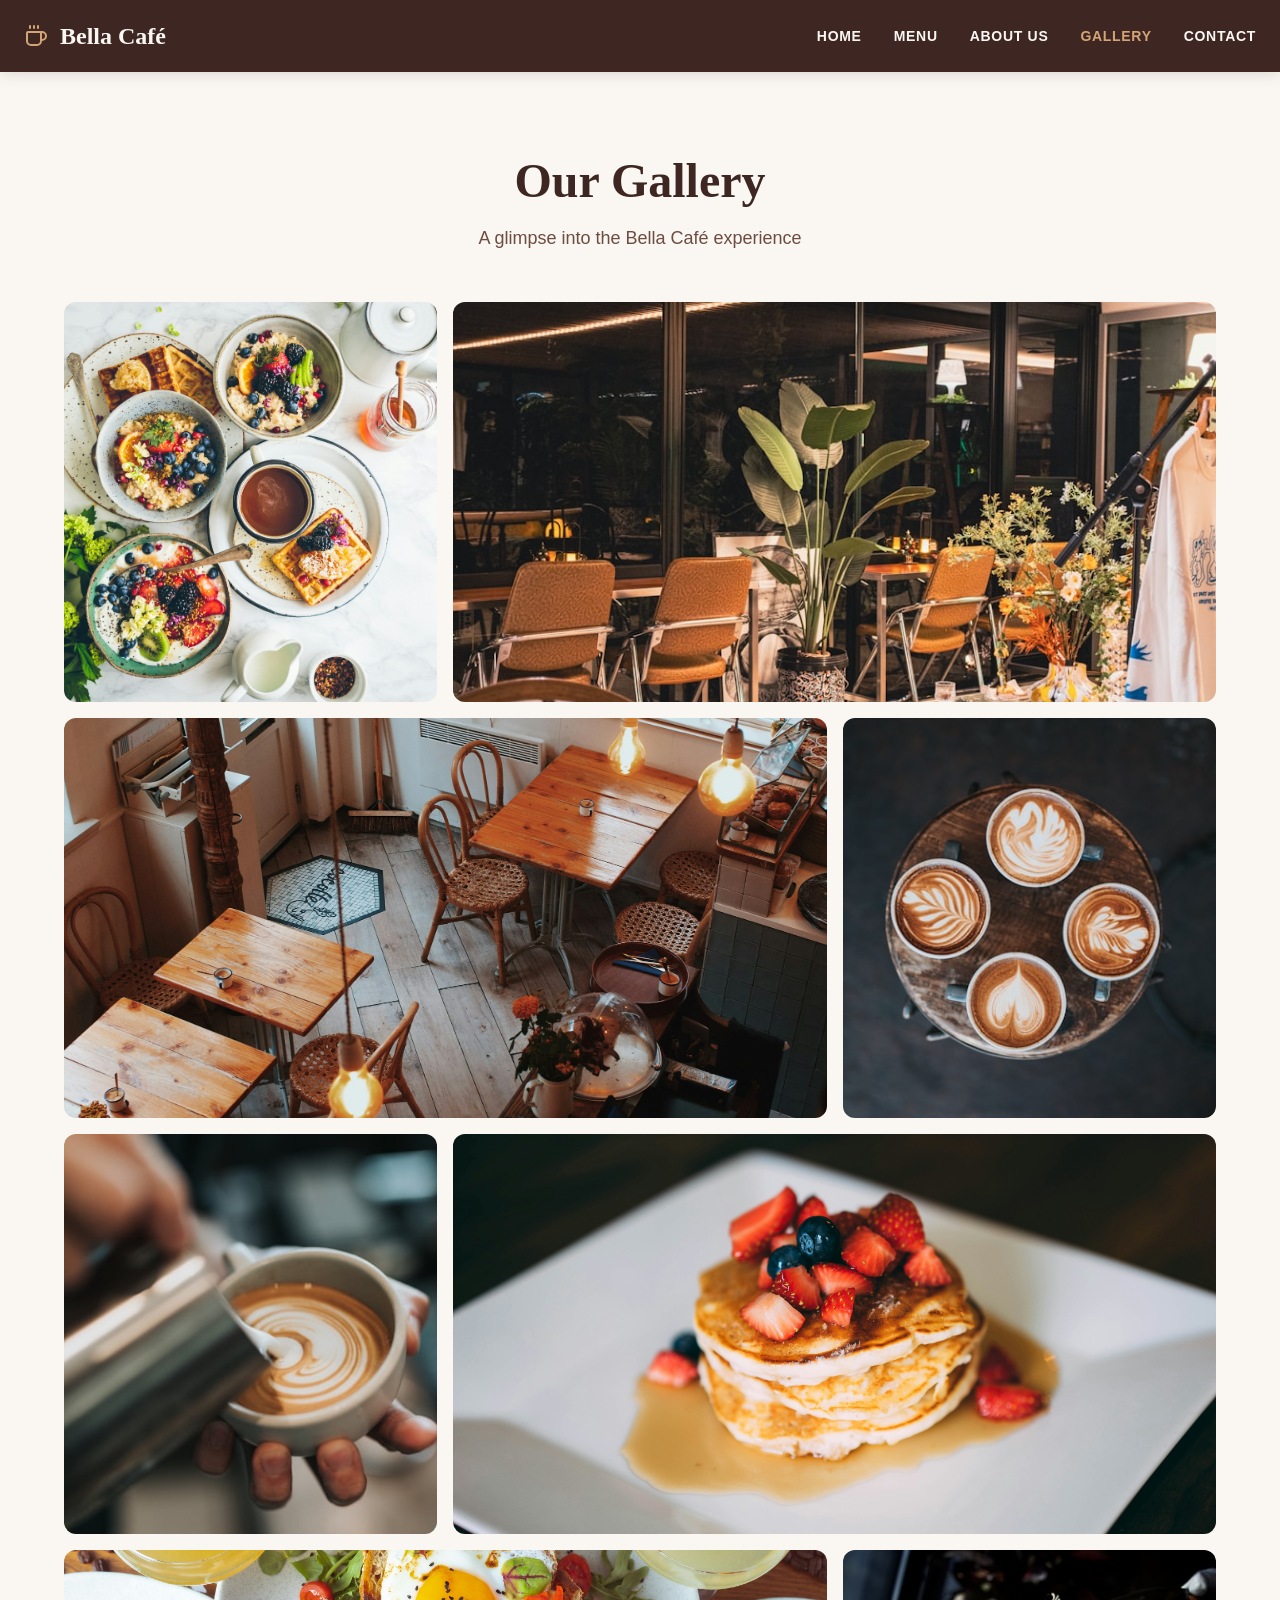
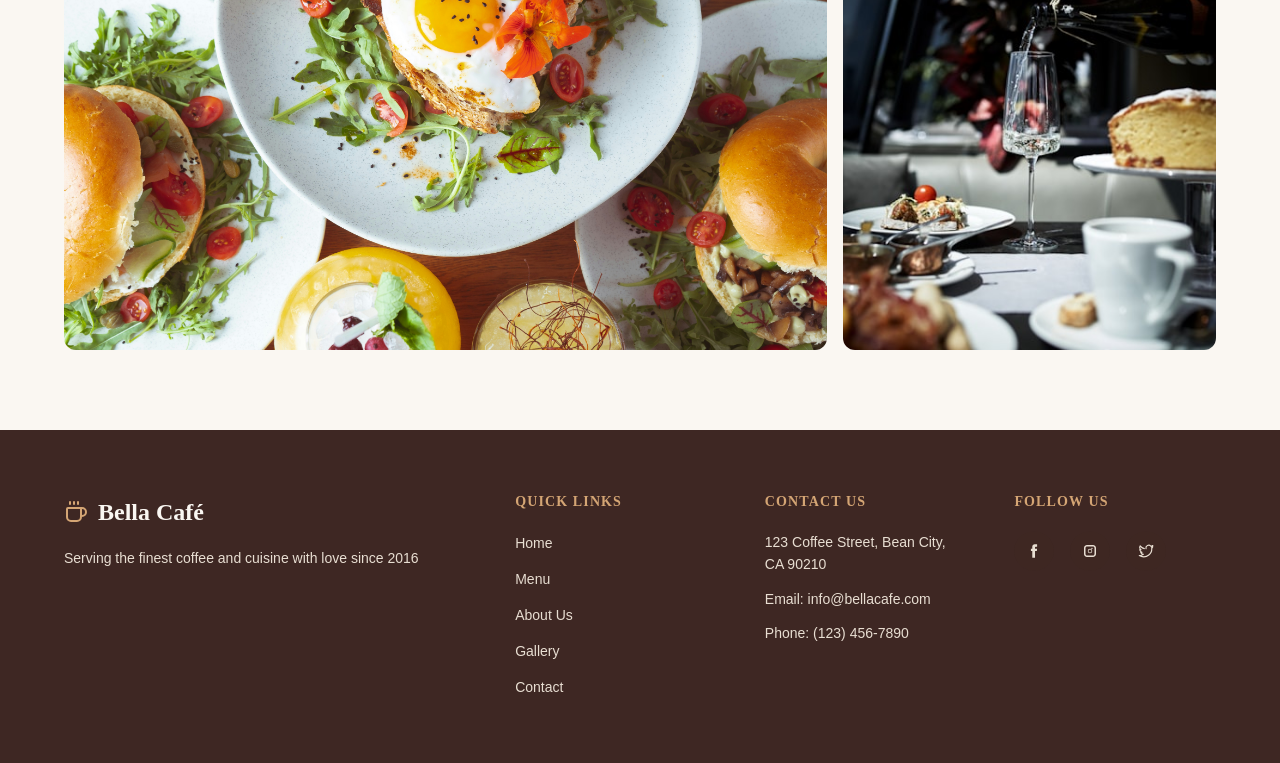
<file: gallery.html>
<!doctype html>
<html lang="en">
  <head>
    <meta charset="UTF-8" />
    <meta name="viewport" content="width=device-width, initial-scale=1.0" />
    <link rel="stylesheet" href="styles.css" />
    <title>Bella Café - Gallery</title>
  </head>
  <body>
    <header class="header">
      <div class="header__burger" id="burger">
        <div class="burger__line"></div>
        <div class="burger__line"></div>
        <div class="burger__line"></div>
      </div>

      <a href="index.html" class="header__logo">
        <svg
          xmlns="http://www.w3.org/2000/svg"
          width="24"
          height="24"
          viewBox="0 0 24 24"
          fill="none"
          stroke="currentColor"
          stroke-width="2"
          stroke-linecap="round"
          stroke-linejoin="round"
        >
          <path d="M10 2v2" />
          <path d="M14 2v2" />
          <path
            d="M16 8a1 1 0 0 1 1 1v8a4 4 0 0 1-4 4H7a4 4 0 0 1-4-4V9a1 1 0 0 1 1-1h14a4 4 0 1 1 0 8h-1"
          />
          <path d="M6 2v2" />
        </svg>
        <span class="header__logo-text">Bella Café</span>
      </a>

      <nav class="header__nav">
        <ul class="header__nav-list">
          <li><a href="index.html" class="header__nav-link">Home</a></li>
          <li><a href="menu.html" class="header__nav-link">Menu</a></li>
          <li><a href="about.html" class="header__nav-link">About Us</a></li>
          <li>
            <a
              href="gallery.html"
              class="header__nav-link header__nav-link--active"
              >Gallery</a
            >
          </li>
          <li><a href="contact.html" class="header__nav-link">Contact</a></li>
        </ul>
      </nav>
    </header>

    <div class="nav-overlay" id="navOverlay"></div>

    <nav class="nav-sidebar" id="navSidebar" aria-label="Mobile navigation">
      <div class="nav-sidebar__header">
        <div class="nav-sidebar__brand">
          <svg
            xmlns="http://www.w3.org/2000/svg"
            width="24"
            height="24"
            viewBox="0 0 24 24"
            fill="none"
            stroke="currentColor"
            stroke-width="2"
            stroke-linecap="round"
            stroke-linejoin="round"
          >
            <path d="M10 2v2" />
            <path d="M14 2v2" />
            <path
              d="M16 8a1 1 0 0 1 1 1v8a4 4 0 0 1-4 4H7a4 4 0 0 1-4-4V9a1 1 0 0 1 1-1h14a4 4 0 1 1 0 8h-1"
            />
            <path d="M6 2v2" />
          </svg>
          <span>Bella Café</span>
        </div>
        <div
          class="nav-sidebar__close"
          id="sidebarClose"
          aria-label="Close menu"
        >
          <svg
            xmlns="http://www.w3.org/2000/svg"
            width="24"
            height="24"
            viewBox="0 0 24 24"
            fill="none"
            stroke="currentColor"
            stroke-width="2"
            stroke-linecap="round"
            stroke-linejoin="round"
          >
            <path d="M18 6L6 18" />
            <path d="M6 6l12 12" />
          </svg>
        </div>
      </div>
      <ul class="nav-sidebar__list">
        <li><a href="index.html" class="nav-sidebar__link">Home</a></li>
        <li><a href="menu.html" class="nav-sidebar__link">Menu</a></li>
        <li><a href="about.html" class="nav-sidebar__link">About Us</a></li>
        <li>
          <a
            href="gallery.html"
            class="nav-sidebar__link nav-sidebar__link--active"
            >Gallery</a
          >
        </li>
        <li><a href="contact.html" class="nav-sidebar__link">Contact</a></li>
      </ul>
    </nav>

    <h1 class="sr-only">Bella Café — Gallery</h1>

    <main>
      <section class="gallery">
        <div class="section__header">
          <h2 class="section__title">Our Gallery</h2>
          <p class="section__subtitle">
            A glimpse into the Bella Café experience
          </p>
        </div>

        <div class="gallery__grid">
          <div class="gallery__item img-zoom-wrap">
            <img src="./assets/food1.jpg" alt="Avocado Toast" />
          </div>
          <div class="gallery__item gallery__item--wide img-zoom-wrap">
            <img src="./assets/ourStoryImg.jpeg" alt="Café interior" />
          </div>
          <div class="gallery__item gallery__item--wide img-zoom-wrap">
            <img src="./assets/photo2.jpeg" alt="Café atmosphere" />
          </div>
          <div class="gallery__item img-zoom-wrap">
            <img src="./assets/drinks3.jpeg" alt="Iced Mocha" />
          </div>
          <div class="gallery__item img-zoom-wrap">
            <img src="./assets/drinks4.jpeg" alt="Matcha Latte" />
          </div>
          <div class="gallery__item gallery__item--wide img-zoom-wrap">
            <img src="./assets/food3.jpg" alt="Breakfast Bowl" />
          </div>
          <div class="gallery__item gallery__item--wide img-zoom-wrap">
            <img src="./assets/food4.jpg" alt="Eggs Benedict" />
          </div>
          <div class="gallery__item img-zoom-wrap">
            <img src="./assets/desserts3.jpeg" alt="Crème Brûlée" />
          </div>
        </div>
      </section>
    </main>

    <footer class="footer">
      <div class="footer__grid">
        <div class="footer__brand">
          <div class="footer__logo">
            <svg
              xmlns="http://www.w3.org/2000/svg"
              width="24"
              height="24"
              viewBox="0 0 24 24"
              fill="none"
              stroke="currentColor"
              stroke-width="2"
              stroke-linecap="round"
              stroke-linejoin="round"
            >
              <path d="M10 2v2" />
              <path d="M14 2v2" />
              <path
                d="M16 8a1 1 0 0 1 1 1v8a4 4 0 0 1-4 4H7a4 4 0 0 1-4-4V9a1 1 0 0 1 1-1h14a4 4 0 1 1 0 8h-1"
              />
              <path d="M6 2v2" />
            </svg>
            <span class="footer__logo-text">Bella Café</span>
          </div>
          <p class="footer__tagline">
            Serving the finest coffee and cuisine with love since 2016
          </p>
        </div>

        <div class="footer__col">
          <h3 class="footer__col-title">Quick Links</h3>
          <ul class="footer__links">
            <li><a href="index.html">Home</a></li>
            <li><a href="menu.html">Menu</a></li>
            <li><a href="about.html">About Us</a></li>
            <li><a href="gallery.html">Gallery</a></li>
            <li><a href="contact.html">Contact</a></li>
          </ul>
        </div>

        <div class="footer__col">
          <h3 class="footer__col-title">Contact Us</h3>
          <div class="footer__contact">
            <a
              target="_blank"
              href="https://www.google.com/maps/place/TSU+11th+Building+(Ganivi)/@41.7169702,44.7189763,17z"
              >123 Coffee Street, Bean City, CA 90210</a
            >
            <p>
              Email: <a href="mailto:info@bellacafe.com">info@bellacafe.com</a>
            </p>
            <p>Phone: <a href="tel:1234567890">(123) 456-7890</a></p>
          </div>
        </div>

        <div class="footer__col">
          <h3 class="footer__col-title">Follow Us</h3>
          <div class="footer__socials">
            <a
              href="https://www.facebook.com/TbilisiStateUniversity"
              class="footer__social-link"
              aria-label="Facebook"
              target="_blank"
            >
              <svg xmlns="http://www.w3.org/2000/svg" viewBox="0 0 124 124">
                <path
                  fill="currentColor"
                  fill-rule="evenodd"
                  d="M50.1 62.4v44.4c0 .6.5 1.2 1.2 1.2h16.5c.6 0 1.2-.5 1.2-1.2V61.6h11.9c.6 0 1.1-.5 1.2-1.1l1-13.5c.1-.7-.5-1.3-1.2-1.3h-13v-9.6c0-2.3 1.8-4.1 4.1-4.1h9.2c.6 0 1.2-.5 1.2-1.2V17.3c0-.6-.5-1.2-1.2-1.2H66.6c-9.1 0-16.5 7.4-16.5 16.5v13.1h-8.2c-.6 0-1.2.5-1.2 1.2v13.6c0 .6.5 1.2 1.2 1.2h8.2v.7z"
                  clip-rule="evenodd"
                />
              </svg>
            </a>
            <a
              href="https://www.instagram.com/tbilisistateuniversity"
              class="footer__social-link"
              aria-label="Instagram"
              target="_blank"
            >
              <svg
                xmlns="http://www.w3.org/2000/svg"
                viewBox="0 0 24 24"
                fill-rule="evenodd"
                clip-rule="evenodd"
              >
                <path
                  fill="currentColor"
                  d="M16,4H8C5.791,4 4,5.791 4,8v8c0,2.209 1.791,4 4,4h8c2.209,0 4,-1.791 4,-4V8C20,5.791 18.209,4 16,4Zm2,12c0,1.103 -0.897,2 -2,2H8c-1.103,0 -2,-0.897 -2,-2V8c0,-1.103 0.897,-2 2,-2h8c1.103,0 2,0.897 2,2v8Zm-6,-7a3,3 0 1,0 0,6a3,3 0 0,0 0,-6Zm0,5a2,2 0 1,1 0,-4a2,2 0 0,1 0,4Zm3.5,-5.5a0.9,0.9 0 1,1 -1.8,0a0.9,0.9 0 0,1 1.8,0Z"
                />
              </svg>
            </a>
            <a
              href="https://twitter.com"
              class="footer__social-link"
              aria-label="Twitter / X"
              target="_blank"
            >
              <svg xmlns="http://www.w3.org/2000/svg" viewBox="0 0 32 32">
                <path
                  fill="currentColor"
                  d="M28.77 8.11a.87.87 0 0 0-.23-.2A4.69 4.69 0 0 0 29 6.54a1 1 0 0 0-.44-1a1 1 0 0 0-1.1 0a6.42 6.42 0 0 1-2.28.92a6.21 6.21 0 0 0-7.08-1A6.07 6.07 0 0 0 15 12.2a1 1 0 0 0 2-.4a4.08 4.08 0 0 1 2-4.52a4.24 4.24 0 0 1 5.12 1a1 1 0 0 0 .88.28h.25a1 1 0 0 0 .34 1.62a1 1 0 0 0-.36.88a13.07 13.07 0 0 1-4.89 11.24a12.75 12.75 0 0 1-12.65 2.31a9.06 9.06 0 0 0 4.54-2.18a1 1 0 0 0 .15-1.09a1 1 0 0 0-.93-.57a4 4 0 0 1-3-1.39a3.63 3.63 0 0 0 1-.35A1 1 0 0 0 10 18a1 1 0 0 0-.76-.84a4.42 4.42 0 0 1-3-2.48c.24 0 .48.05.74.06a1 1 0 0 0 1-.62A1 1 0 0 0 7.67 13C6 11.48 5.59 9.85 5.83 8.7a13.88 13.88 0 0 0 7 4a1 1 0 1 0 .38-2a12.1 12.1 0 0 1-6.82-4.39a1 1 0 0 0-.75-.38a1 1 0 0 0-.78.33a5.34 5.34 0 0 0-.31 6h-.09a1 1 0 0 0-.52.81a5.84 5.84 0 0 0 1.95 4.47a1 1 0 0 0-.18 1a6.63 6.63 0 0 0 3.18 3.57A13.89 13.89 0 0 1 4 23a1 1 0 0 0-.5 1.86a16.84 16.84 0 0 0 8.5 2.49a15.16 15.16 0 0 0 9.6-3.57a15.12 15.12 0 0 0 5.69-12.42a4.62 4.62 0 0 0 1.62-2.25a1 1 0 0 0-.14-1Z"
                />
              </svg>
            </a>
          </div>
        </div>
      </div>
    </footer>

    <script src="./index.js"></script>
  </body>
</html>
</file>
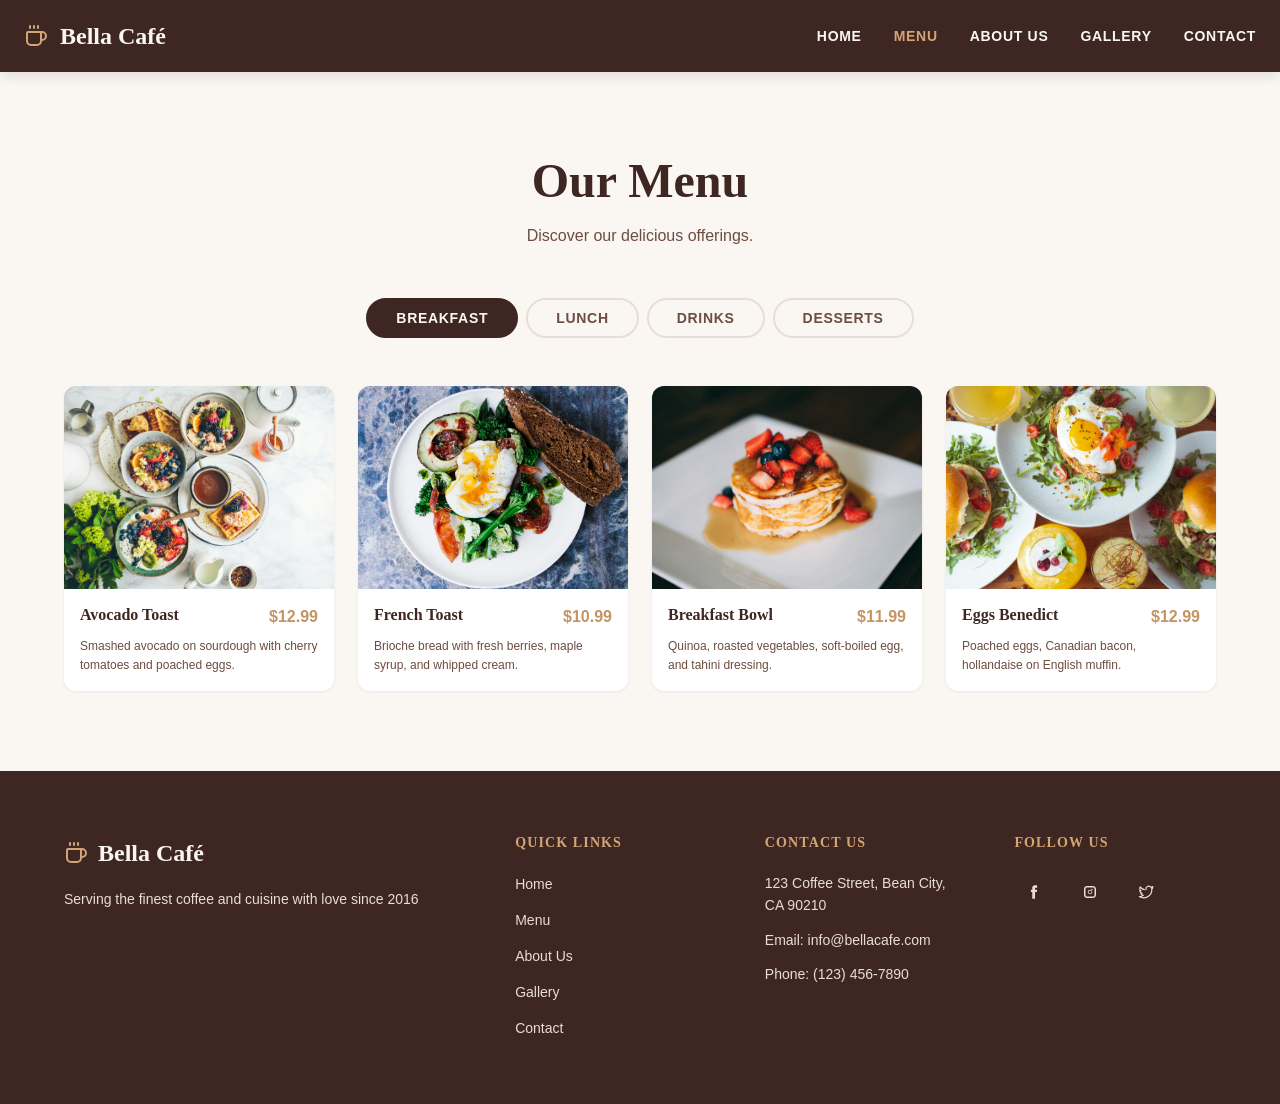
<file: menu.html>
<!doctype html>
<html lang="en">
  <head>
    <meta charset="UTF-8" />
    <meta name="viewport" content="width=device-width, initial-scale=1.0" />
    <title>Bella Café - Menu</title>
    <link rel="stylesheet" href="./styles.css" />
  </head>
  <body>
    <header class="header">
      <div class="header__burger" id="burger">
        <div class="burger__line"></div>
        <div class="burger__line"></div>
        <div class="burger__line"></div>
      </div>

      <a href="index.html" class="header__logo">
        <svg
          xmlns="http://www.w3.org/2000/svg"
          width="24"
          height="24"
          viewBox="0 0 24 24"
          fill="none"
          stroke="currentColor"
          stroke-width="2"
          stroke-linecap="round"
          stroke-linejoin="round"
        >
          <path d="M10 2v2" />
          <path d="M14 2v2" />
          <path
            d="M16 8a1 1 0 0 1 1 1v8a4 4 0 0 1-4 4H7a4 4 0 0 1-4-4V9a1 1 0 0 1 1-1h14a4 4 0 1 1 0 8h-1"
          />
          <path d="M6 2v2" />
        </svg>
        <span class="header__logo-text">Bella Café</span>
      </a>

      <nav class="header__nav">
        <ul class="header__nav-list">
          <li><a href="index.html" class="header__nav-link">Home</a></li>
          <li>
            <a
              href="menu.html"
              class="header__nav-link header__nav-link--active"
              >Menu</a
            >
          </li>
          <li><a href="about.html" class="header__nav-link">About Us</a></li>
          <li><a href="gallery.html" class="header__nav-link">Gallery</a></li>
          <li><a href="contact.html" class="header__nav-link">Contact</a></li>
        </ul>
      </nav>
    </header>

    <div class="nav-overlay" id="navOverlay"></div>

    <nav class="nav-sidebar" id="navSidebar" aria-label="Mobile navigation">
      <div class="nav-sidebar__header">
        <div class="nav-sidebar__brand">
          <svg
            xmlns="http://www.w3.org/2000/svg"
            width="24"
            height="24"
            viewBox="0 0 24 24"
            fill="none"
            stroke="currentColor"
            stroke-width="2"
            stroke-linecap="round"
            stroke-linejoin="round"
          >
            <path d="M10 2v2" />
            <path d="M14 2v2" />
            <path
              d="M16 8a1 1 0 0 1 1 1v8a4 4 0 0 1-4 4H7a4 4 0 0 1-4-4V9a1 1 0 0 1 1-1h14a4 4 0 1 1 0 8h-1"
            />
            <path d="M6 2v2" />
          </svg>
          <span>Bella Café</span>
        </div>
        <div
          class="nav-sidebar__close"
          id="sidebarClose"
          aria-label="Close menu"
        >
          <svg
            xmlns="http://www.w3.org/2000/svg"
            width="24"
            height="24"
            viewBox="0 0 24 24"
            fill="none"
            stroke="currentColor"
            stroke-width="2"
            stroke-linecap="round"
            stroke-linejoin="round"
          >
            <path d="M18 6L6 18" />
            <path d="M6 6l12 12" />
          </svg>
        </div>
      </div>
      <ul class="nav-sidebar__list">
        <li><a href="index.html" class="nav-sidebar__link">Home</a></li>
        <li>
          <a
            href="menu.html"
            class="nav-sidebar__link nav-sidebar__link--active"
            >Menu</a
          >
        </li>
        <li><a href="about.html" class="nav-sidebar__link">About Us</a></li>
        <li><a href="gallery.html" class="nav-sidebar__link">Gallery</a></li>
        <li><a href="contact.html" class="nav-sidebar__link">Contact</a></li>
      </ul>
    </nav>

    <h1 class="sr-only">Bella Café — Menu</h1>

    <main>
      <section class="menu">
        <div class="section__header">
          <h2 class="section__title">Our Menu</h2>
          <p class="section-subtitle">Discover our delicious offerings.</p>
        </div>

        <div class="menu__tabs">
          <button class="menu__tab menu__tab--active" data-tab="breakfast">
            Breakfast
          </button>
          <button class="menu__tab" data-tab="lunch">Lunch</button>
          <button class="menu__tab" data-tab="drinks">Drinks</button>
          <button class="menu__tab" data-tab="desserts">Desserts</button>
        </div>

        <div class="menu__grid" id="menuGrid">
          <div class="menu-card" data-category="breakfast">
            <div class="img-zoom-wrap">
              <img
                src="./assets/food1.jpg"
                alt="Avocado Toast"
                class="menu-card__img img-aspect-4-3"
              />
            </div>
            <div class="menu-card__body">
              <div class="menu-card__top">
                <h3 class="menu-card__name">Avocado Toast</h3>
                <span class="menu-card__price">$12.99</span>
              </div>
              <p class="menu-card__desc">
                Smashed avocado on sourdough with cherry tomatoes and poached
                eggs.
              </p>
            </div>
          </div>

          <div class="menu-card" data-category="breakfast">
            <div class="img-zoom-wrap">
              <img
                src="./assets/food2.jpg"
                alt="French Toast"
                class="menu-card__img img-aspect-4-3"
              />
            </div>
            <div class="menu-card__body">
              <div class="menu-card__top">
                <h3 class="menu-card__name">French Toast</h3>
                <span class="menu-card__price">$10.99</span>
              </div>
              <p class="menu-card__desc">
                Brioche bread with fresh berries, maple syrup, and whipped
                cream.
              </p>
            </div>
          </div>

          <div class="menu-card" data-category="breakfast">
            <div class="img-zoom-wrap">
              <img
                src="./assets/food3.jpg"
                alt="Breakfast Bowl"
                class="menu-card__img img-aspect-4-3"
              />
            </div>
            <div class="menu-card__body">
              <div class="menu-card__top">
                <h3 class="menu-card__name">Breakfast Bowl</h3>
                <span class="menu-card__price">$11.99</span>
              </div>
              <p class="menu-card__desc">
                Quinoa, roasted vegetables, soft-boiled egg, and tahini
                dressing.
              </p>
            </div>
          </div>

          <div class="menu-card" data-category="breakfast">
            <div class="img-zoom-wrap">
              <img
                src="./assets/food4.jpg"
                alt="Eggs Benedict"
                class="menu-card__img img-aspect-4-3"
              />
            </div>
            <div class="menu-card__body">
              <div class="menu-card__top">
                <h3 class="menu-card__name">Eggs Benedict</h3>
                <span class="menu-card__price">$12.99</span>
              </div>
              <p class="menu-card__desc">
                Poached eggs, Canadian bacon, hollandaise on English muffin.
              </p>
            </div>
          </div>

          <div class="menu-card" data-category="lunch">
            <div class="img-zoom-wrap">
              <img
                src="./assets/lunch1.jpeg"
                alt="Gourmet Burger"
                class="menu-card__img img-aspect-4-3"
              />
            </div>
            <div class="menu-card__body">
              <div class="menu-card__top">
                <h3 class="menu-card__name">Gourmet Burger</h3>
                <span class="menu-card__price">$16.99</span>
              </div>
              <p class="menu-card__desc">
                Grass-fed beef, aged cheddar, caramelized onions, special sauce.
              </p>
            </div>
          </div>

          <div class="menu-card" data-category="lunch">
            <div class="img-zoom-wrap">
              <img
                src="./assets/lunch2.jpeg"
                alt="Mediterranean Salad"
                class="menu-card__img img-aspect-4-3"
              />
            </div>
            <div class="menu-card__body">
              <div class="menu-card__top">
                <h3 class="menu-card__name">Mediterranean Salad</h3>
                <span class="menu-card__price">$13.99</span>
              </div>
              <p class="menu-card__desc">
                Mixed greens, feta, olives, cucumber, tomatoes, olive oil
                dressing.
              </p>
            </div>
          </div>

          <div class="menu-card" data-category="lunch">
            <div class="img-zoom-wrap">
              <img
                src="./assets/lunch3.jpeg"
                alt="Grilled Salmon"
                class="menu-card__img img-aspect-4-3"
              />
            </div>
            <div class="menu-card__body">
              <div class="menu-card__top">
                <h3 class="menu-card__name">Grilled Salmon</h3>
                <span class="menu-card__price">$22.99</span>
              </div>
              <p class="menu-card__desc">
                Atlantic salmon with roasted vegetables and lemon butter.
              </p>
            </div>
          </div>

          <div class="menu-card" data-category="lunch">
            <div class="img-zoom-wrap">
              <img
                src="./assets/lunch4.jpeg"
                alt="Club Sandwich"
                class="menu-card__img img-aspect-4-3"
              />
            </div>
            <div class="menu-card__body">
              <div class="menu-card__top">
                <h3 class="menu-card__name">Club Sandwich</h3>
                <span class="menu-card__price">$14.99</span>
              </div>
              <p class="menu-card__desc">
                Triple-decker with turkey, bacon, lettuce, tomato, mayo.
              </p>
            </div>
          </div>

          <div class="menu-card" data-category="drinks">
            <div class="img-zoom-wrap">
              <img
                src="./assets/drinks1.jpeg"
                alt="Cappuccino"
                class="menu-card__img img-aspect-4-3"
              />
            </div>
            <div class="menu-card__body">
              <div class="menu-card__top">
                <h3 class="menu-card__name">Cappuccino</h3>
                <span class="menu-card__price">$4.99</span>
              </div>
              <p class="menu-card__desc">
                Espresso with steamed milk and rich foam.
              </p>
            </div>
          </div>

          <div class="menu-card" data-category="drinks">
            <div class="img-zoom-wrap">
              <img
                src="./assets/drinks2.jpeg"
                alt="Caramel Latte"
                class="menu-card__img img-aspect-4-3"
              />
            </div>
            <div class="menu-card__body">
              <div class="menu-card__top">
                <h3 class="menu-card__name">Caramel Latte</h3>
                <span class="menu-card__price">$5.99</span>
              </div>
              <p class="menu-card__desc">
                Espresso, steamed milk, caramel syrup, topped with whipped
                cream.
              </p>
            </div>
          </div>

          <div class="menu-card" data-category="drinks">
            <div class="img-zoom-wrap">
              <img
                src="./assets/drinks3.jpeg"
                alt="Iced Mocha"
                class="menu-card__img img-aspect-4-3"
              />
            </div>
            <div class="menu-card__body">
              <div class="menu-card__top">
                <h3 class="menu-card__name">Iced Mocha</h3>
                <span class="menu-card__price">$5.49</span>
              </div>
              <p class="menu-card__desc">
                Cold brew, chocolate, milk, and ice.
              </p>
            </div>
          </div>

          <div class="menu-card" data-category="drinks">
            <div class="img-zoom-wrap">
              <img
                src="./assets/drinks4.jpeg"
                alt="Matcha Latte"
                class="menu-card__img img-aspect-4-3"
              />
            </div>
            <div class="menu-card__body">
              <div class="menu-card__top">
                <h3 class="menu-card__name">Matcha Latte</h3>
                <span class="menu-card__price">$5.99</span>
              </div>
              <p class="menu-card__desc">
                Premium matcha powder with steamed milk.
              </p>
            </div>
          </div>

          <div class="menu-card" data-category="desserts">
            <div class="img-zoom-wrap">
              <img
                src="./assets/desserts1.jpeg"
                alt="Tiramisu"
                class="menu-card__img img-aspect-4-3"
              />
            </div>
            <div class="menu-card__body">
              <div class="menu-card__top">
                <h3 class="menu-card__name">Tiramisu</h3>
                <span class="menu-card__price">$7.99</span>
              </div>
              <p class="menu-card__desc">
                Classic Italian dessert with espresso-soaked ladyfingers.
              </p>
            </div>
          </div>

          <div class="menu-card" data-category="desserts">
            <div class="img-zoom-wrap">
              <img
                src="./assets/desserts2.jpeg"
                alt="Chocolate Lava Cake"
                class="menu-card__img img-aspect-4-3"
              />
            </div>
            <div class="menu-card__body">
              <div class="menu-card__top">
                <h3 class="menu-card__name">Chocolate Lava Cake</h3>
                <span class="menu-card__price">$8.99</span>
              </div>
              <p class="menu-card__desc">
                Warm chocolate cake with molten center, vanilla ice cream.
              </p>
            </div>
          </div>

          <div class="menu-card" data-category="desserts">
            <div class="img-zoom-wrap">
              <img
                src="./assets/desserts3.jpeg"
                alt="Crème Brûlée"
                class="menu-card__img img-aspect-4-3"
              />
            </div>
            <div class="menu-card__body">
              <div class="menu-card__top">
                <h3 class="menu-card__name">Crème Brûlée</h3>
                <span class="menu-card__price">$7.49</span>
              </div>
              <p class="menu-card__desc">
                Vanilla custard with caramelized sugar crust.
              </p>
            </div>
          </div>

          <div class="menu-card" data-category="desserts">
            <div class="img-zoom-wrap">
              <img
                src="./assets/desserts4.jpeg"
                alt="Berry Tart"
                class="menu-card__img img-aspect-4-3"
              />
            </div>
            <div class="menu-card__body">
              <div class="menu-card__top">
                <h3 class="menu-card__name">Berry Tart</h3>
                <span class="menu-card__price">$6.99</span>
              </div>
              <p class="menu-card__desc">
                Buttery crust filled with pastry cream and fresh berries.
              </p>
            </div>
          </div>
        </div>
      </section>
    </main>

    <footer class="footer">
      <div class="footer__grid">
        <div class="footer__brand">
          <div class="footer__logo">
            <svg
              xmlns="http://www.w3.org/2000/svg"
              width="24"
              height="24"
              viewBox="0 0 24 24"
              fill="none"
              stroke="currentColor"
              stroke-width="2"
              stroke-linecap="round"
              stroke-linejoin="round"
            >
              <path d="M10 2v2" />
              <path d="M14 2v2" />
              <path
                d="M16 8a1 1 0 0 1 1 1v8a4 4 0 0 1-4 4H7a4 4 0 0 1-4-4V9a1 1 0 0 1 1-1h14a4 4 0 1 1 0 8h-1"
              />
              <path d="M6 2v2" />
            </svg>
            <span class="footer__logo-text">Bella Café</span>
          </div>
          <p class="footer__tagline">
            Serving the finest coffee and cuisine with love since 2016
          </p>
        </div>

        <div class="footer__col">
          <h3 class="footer__col-title">Quick Links</h3>
          <ul class="footer__links">
            <li><a href="index.html">Home</a></li>
            <li><a href="menu.html">Menu</a></li>
            <li><a href="about.html">About Us</a></li>
            <li><a href="gallery.html">Gallery</a></li>
            <li><a href="contact.html">Contact</a></li>
          </ul>
        </div>

        <div class="footer__col">
          <h3 class="footer__col-title">Contact Us</h3>
          <div class="footer__contact">
            <a
              target="_blank"
              href="https://www.google.com/maps/place/TSU+11th+Building+(Ganivi)/@41.7169702,44.7189763,17z"
              >123 Coffee Street, Bean City, CA 90210</a
            >
            <p>
              Email: <a href="mailto:info@bellacafe.com">info@bellacafe.com</a>
            </p>
            <p>Phone: <a href="tel:1234567890">(123) 456-7890</a></p>
          </div>
        </div>

        <div class="footer__col">
          <h3 class="footer__col-title">Follow Us</h3>
          <div class="footer__socials">
            <a
              href="https://www.facebook.com/TbilisiStateUniversity"
              class="footer__social-link"
              aria-label="Facebook"
              target="_blank"
            >
              <svg xmlns="http://www.w3.org/2000/svg" viewBox="0 0 124 124">
                <path
                  fill="currentColor"
                  fill-rule="evenodd"
                  d="M50.1 62.4v44.4c0 .6.5 1.2 1.2 1.2h16.5c.6 0 1.2-.5 1.2-1.2V61.6h11.9c.6 0 1.1-.5 1.2-1.1l1-13.5c.1-.7-.5-1.3-1.2-1.3h-13v-9.6c0-2.3 1.8-4.1 4.1-4.1h9.2c.6 0 1.2-.5 1.2-1.2V17.3c0-.6-.5-1.2-1.2-1.2H66.6c-9.1 0-16.5 7.4-16.5 16.5v13.1h-8.2c-.6 0-1.2.5-1.2 1.2v13.6c0 .6.5 1.2 1.2 1.2h8.2v.7z"
                  clip-rule="evenodd"
                />
              </svg>
            </a>
            <a
              href="https://www.instagram.com/tbilisistateuniversity"
              class="footer__social-link"
              aria-label="Instagram"
              target="_blank"
            >
              <svg
                xmlns="http://www.w3.org/2000/svg"
                viewBox="0 0 24 24"
                fill-rule="evenodd"
                clip-rule="evenodd"
              >
                <path
                  fill="currentColor"
                  d="M16,4H8C5.791,4 4,5.791 4,8v8c0,2.209 1.791,4 4,4h8c2.209,0 4,-1.791 4,-4V8C20,5.791 18.209,4 16,4Zm2,12c0,1.103 -0.897,2 -2,2H8c-1.103,0 -2,-0.897 -2,-2V8c0,-1.103 0.897,-2 2,-2h8c1.103,0 2,0.897 2,2v8Zm-6,-7a3,3 0 1,0 0,6a3,3 0 0,0 0,-6Zm0,5a2,2 0 1,1 0,-4a2,2 0 0,1 0,4Zm3.5,-5.5a0.9,0.9 0 1,1 -1.8,0a0.9,0.9 0 0,1 1.8,0Z"
                />
              </svg>
            </a>
            <a
              href="https://twitter.com"
              class="footer__social-link"
              aria-label="Twitter / X"
              target="_blank"
            >
              <svg xmlns="http://www.w3.org/2000/svg" viewBox="0 0 32 32">
                <path
                  fill="currentColor"
                  d="M28.77 8.11a.87.87 0 0 0-.23-.2A4.69 4.69 0 0 0 29 6.54a1 1 0 0 0-.44-1a1 1 0 0 0-1.1 0a6.42 6.42 0 0 1-2.28.92a6.21 6.21 0 0 0-7.08-1A6.07 6.07 0 0 0 15 12.2a1 1 0 0 0 2-.4a4.08 4.08 0 0 1 2-4.52a4.24 4.24 0 0 1 5.12 1a1 1 0 0 0 .88.28h.25a1 1 0 0 0 .34 1.62a1 1 0 0 0-.36.88a13.07 13.07 0 0 1-4.89 11.24a12.75 12.75 0 0 1-12.65 2.31a9.06 9.06 0 0 0 4.54-2.18a1 1 0 0 0 .15-1.09a1 1 0 0 0-.93-.57a4 4 0 0 1-3-1.39a3.63 3.63 0 0 0 1-.35A1 1 0 0 0 10 18a1 1 0 0 0-.76-.84a4.42 4.42 0 0 1-3-2.48c.24 0 .48.05.74.06a1 1 0 0 0 1-.62A1 1 0 0 0 7.67 13C6 11.48 5.59 9.85 5.83 8.7a13.88 13.88 0 0 0 7 4a1 1 0 1 0 .38-2a12.1 12.1 0 0 1-6.82-4.39a1 1 0 0 0-.75-.38a1 1 0 0 0-.78.33a5.34 5.34 0 0 0-.31 6h-.09a1 1 0 0 0-.52.81a5.84 5.84 0 0 0 1.95 4.47a1 1 0 0 0-.18 1a6.63 6.63 0 0 0 3.18 3.57A13.89 13.89 0 0 1 4 23a1 1 0 0 0-.5 1.86a16.84 16.84 0 0 0 8.5 2.49a15.16 15.16 0 0 0 9.6-3.57a15.12 15.12 0 0 0 5.69-12.42a4.62 4.62 0 0 0 1.62-2.25a1 1 0 0 0-.14-1Z"
                />
              </svg>
            </a>
          </div>
        </div>
      </div>
    </footer>

    <script src="./index.js"></script>
  </body>
</html>
</file>
<file: styles.css>
:root {
  --color-espresso: #3e2723;
  --color-cream: #faf7f2;
  --color-gold: #d4a574;

  --color-white: #ffffff;
  --color-beige-light: #e8ded2;
  --color-brown-mid: #6d4c41;
  --color-gold-dark: #c49563;

  --color-espresso-10: rgba(62, 39, 35, 0.1);
  --color-espresso-50: rgba(62, 39, 35, 0.5);
  --color-danger: #d4183d;

  --font-heading: "Playfair Display", Georgia, serif;
  --font-body: "Lato", "Helvetica Neue", Arial, sans-serif;

  --text-xs: 0.75rem;
  --text-sm: 0.875rem;
  --text-base: 1rem;
  --text-md: 1.125rem;
  --text-lg: 1.25rem;
  --text-xl: 1.5rem;
  --text-2xl: 2rem;
  --text-3xl: 2.5rem;
  --text-4xl: 3rem;
  --text-5xl: 3.75rem;

  --font-normal: 400;
  --font-medium: 500;
  --font-semi: 600;
  --font-bold: 700;

  --leading-tight: 1.2;
  --leading-normal: 1.5;
  --leading-loose: 1.8;

  --radius-sm: 4px;
  --radius-md: 8px;
  --radius-lg: 12px;
  --radius-xl: 20px;
  --radius-full: 9999px;

  --shadow-sm: 0 1px 3px rgba(62, 39, 35, 0.08);
  --shadow-md: 0 4px 12px rgba(62, 39, 35, 0.12);
  --shadow-lg: 0 8px 24px rgba(62, 39, 35, 0.16);
  --shadow-xl: 0 16px 48px rgba(62, 39, 35, 0.2);

  --transition-fast: 150ms ease;
  --transition-base: 250ms ease;
  --transition-slow: 400ms ease;

  --container-max: 1200px;
  --header-height: 72px;
}

*,
*::before,
*::after {
  box-sizing: border-box;
  margin: 0;
  padding: 0;
}

html {
  font-size: 16px;
  scroll-behavior: smooth;
  -webkit-text-size-adjust: 100%;
}

body {
  font-family: var(--font-body);
  font-size: var(--text-base);
  font-weight: var(--font-normal);
  line-height: var(--leading-normal);
  color: var(--color-brown-mid);
  background-color: var(--color-cream);
  -webkit-font-smoothing: antialiased;
  -moz-osx-font-smoothing: grayscale;
}

h1,
h2,
h3,
h4,
h5,
h6 {
  font-family: var(--font-heading);
  font-weight: var(--font-bold);
  line-height: var(--leading-tight);
  color: var(--color-espresso);
}

h1 {
  font-size: var(--text-5xl);
}
h2 {
  font-size: var(--text-4xl);
}
h3 {
  font-size: var(--text-3xl);
}
h4 {
  font-size: var(--text-2xl);
}
h5 {
  font-size: var(--text-xl);
}
h6 {
  font-size: var(--text-lg);
}

p {
  line-height: var(--leading-loose);
  color: var(--color-brown-mid);
}

a {
  color: inherit;
  text-decoration: none;
  transition: color var(--transition-base);
}

a:hover {
  color: var(--color-gold);
}

ul,
ol {
  list-style: none;
}

img,
picture,
svg {
  display: block;
  max-width: 100%;
  height: auto;
}
.sr-only {
  position: absolute;
  width: 1px;
  height: 1px;
  clip: rect(0, 0, 0, 0);
}

.img-zoom-wrap {
  overflow: hidden;
}

.img-zoom-wrap img {
  transition: transform var(--transition-slow);
}

.img-zoom-wrap:hover img {
  transform: scale(1.08);
}

.header {
  position: sticky;
  top: 0;
  z-index: 100;
  height: 72px;
  background-color: var(--color-espresso);
  display: flex;
  align-items: center;
  justify-content: space-between;
  padding-inline: 24px;
  box-shadow: var(--shadow-md);
}

.header__logo {
  display: flex;
  align-items: center;
  gap: 12px;
  color: var(--color-cream);
}

.header__logo svg {
  color: var(--color-gold);
  flex-shrink: 0;
}

.header__logo-text {
  font-family: var(--font-heading);
  font-size: var(--text-xl);
  font-weight: var(--font-bold);
  color: var(--color-cream);
}

.header__nav-list {
  display: flex;
  align-items: center;
  gap: 32px;
}

.header__nav-link {
  font-size: var(--text-sm);
  font-weight: var(--font-semi);
  letter-spacing: 0.05em;
  text-transform: uppercase;
  color: var(--color-cream);
  transition: color var(--transition-base);
}

.header__nav-link--active {
  color: var(--color-gold);
}

.header__nav-link:hover {
  color: var(--color-gold);
}

.header__burger {
  display: none;
  flex-direction: column;
  gap: 5px;
  cursor: pointer;
  padding: 4px;
}

.burger__line {
  width: 24px;
  height: 2px;
  background-color: var(--color-cream);
  border-radius: 2px;
  transition:
    transform var(--transition-base),
    opacity var(--transition-base);
}

.nav-overlay {
  display: none;
  position: fixed;
  inset: 0;
  background-color: rgba(0, 0, 0, 0.5);
  z-index: 150;
  opacity: 0;
  transition: opacity var(--transition-base);
}

.nav-overlay.is-open {
  display: block;
  opacity: 1;
}

.nav-sidebar {
  position: fixed;
  top: 0;
  left: 0;
  height: 100%;
  width: 280px;
  background-color: var(--color-espresso);
  z-index: 200;
  padding: 32px 24px;
  transform: translateX(-100%);
  transition: transform var(--transition-slow);
}

.nav-sidebar.is-open {
  transform: translateX(0);
}

.nav-sidebar__header {
  display: flex;
  align-items: center;
  justify-content: space-between;
  margin-bottom: 40px;
  padding-bottom: 24px;
  border-bottom: 1px solid var(--color-espresso-10);
}

.nav-sidebar__brand {
  display: flex;
  align-items: center;
  gap: 10px;
}

.nav-sidebar__brand svg {
  color: var(--color-gold);
}

.nav-sidebar__brand span {
  font-family: var(--font-heading);
  font-size: var(--text-xl);
  font-weight: var(--font-bold);
  color: var(--color-cream);
}

.nav-sidebar__close {
  color: var(--color-cream);
  cursor: pointer;
  padding: 4px;
  display: flex;
  align-items: center;
  justify-content: center;
  border-radius: var(--radius-sm);
  transition: color var(--transition-base);
}

.nav-sidebar__close:hover {
  color: var(--color-gold);
}

.nav-sidebar__list {
  display: flex;
  flex-direction: column;
  gap: 8px;
}

.nav-sidebar__link {
  display: block;
  padding: 12px 16px;
  font-size: var(--text-base);
  font-weight: var(--font-semi);
  letter-spacing: 0.05em;
  text-transform: uppercase;
  color: var(--color-cream);
  border-radius: var(--radius-md);
  transition:
    background-color var(--transition-base),
    color var(--transition-base);
}

.nav-sidebar__link--active {
  color: var(--color-gold);
}

.nav-sidebar__link:hover {
  background-color: var(--color-espresso-10);
  color: var(--color-gold);
}

.hero {
  width: 100%;
  min-height: 600px;
  background-image:
    linear-gradient(var(--color-espresso-50), var(--color-brown-mid)),
    url("./assets/photo2.jpeg");
  background-size: cover;
  background-position: center;
  background-repeat: no-repeat;

  background-blend-mode: multiply;

  display: flex;
  align-items: center;
  justify-content: center;
}

.hero__content {
  display: flex;
  flex-direction: column;
  align-items: center;
  gap: 24px;
  text-align: center;
}

.hero__title {
  font-size: var(--text-5xl);
  color: var(--color-cream);
}

.hero__subtitle {
  font-size: var(--text-xl);
  color: var(--color-beige-light);
}
.btn {
  display: inline-flex;
  align-items: center;
  padding: 12px 32px;
  font-size: var(--text-sm);
  font-weight: var(--font-semi);
  letter-spacing: 0.05em;
  text-transform: uppercase;
  border-radius: var(--radius-full);
  transition:
    background-color var(--transition-base),
    transform var(--transition-fast);
  cursor: pointer;
  border: none;
}

.btn--primary {
  background-color: var(--color-gold);
  color: var(--color-espresso);
}

.btn--primary:hover {
  background-color: var(--color-gold-dark);
  color: var(--color-espresso);
}

.section__header {
  text-align: center;
  margin-bottom: 48px;
}

.section__title {
  margin-bottom: 12px;
}

.section__subtitle {
  font-size: var(--text-md);
  color: var(--color-brown-mid);
}

.img-aspect-4-3 {
  width: 100%;
  aspect-ratio: 4 / 3;
  object-fit: cover;
}

.features {
  padding-block: 80px;
  padding-inline: 24px;
  text-align: center;
}

.features__header {
  margin-bottom: 48px;
}

.features__title {
  margin-bottom: 16px;
}

.features__subtitle {
  max-width: 520px;
  margin-inline: auto;
}

.features__grid {
  display: grid;
  grid-template-columns: repeat(3, 1fr);
  gap: 32px;
  max-width: 1200px;
  margin-inline: auto;
}

.feature-card {
  background-color: var(--color-white);
  border-radius: 12px;
  padding: 40px 32px;
  box-shadow: var(--shadow-sm);
  transition:
    box-shadow 250ms ease,
    transform 250ms ease;
}

.feature-card:hover {
  box-shadow: var(--shadow-lg);
  transform: translateY(-4px);
}

.feature-card__icon {
  width: 64px;
  height: 64px;
  background-color: var(--color-cream);
  border-radius: 9999px;
  display: flex;
  align-items: center;
  justify-content: center;
  margin-inline: auto;
  margin-bottom: 24px;
  color: var(--color-gold);
}

.feature-card__title {
  font-size: var(--text-xl);
  color: var(--color-espresso);
  margin-bottom: 12px;
}

.feature-card__desc {
  font-size: var(--text-sm);
  color: var(--color-brown-mid);
  line-height: 1.8;
}

.feature-card--animated {
  animation: float 3s ease-in-out infinite;
}

.feature-card--animated:nth-child(1) {
  animation-delay: 0s;
}
.feature-card--animated:nth-child(2) {
  animation-delay: 0.4s;
}
.feature-card--animated:nth-child(3) {
  animation-delay: 0.8s;
}

.about-preview {
  display: flex;
  align-items: center;
  gap: 64px;
  max-width: 1200px;
  margin-inline: auto;
  padding-block: 80px;
  padding-inline: 24px;
}

.about-preview__img-wrap {
  width: 50%;
  flex-shrink: 0;
  border-radius: 12px;
  overflow: hidden;
}

.about-preview__content {
  display: flex;
  flex-direction: column;
  gap: 24px;
}

.about-preview__title {
  font-size: var(--text-4xl);
  color: var(--color-espresso);
}

.about-preview__text {
  line-height: 1.8;
}

.about-preview__content .btn {
  align-self: flex-start;
}

.btn--secondary {
  background-color: var(--color-espresso);
  color: var(--color-cream);
}

.btn--secondary:hover {
  background-color: var(--color-brown-mid);
  color: var(--color-cream);
}

.footer {
  background-color: var(--color-espresso);
  color: var(--color-cream);
  padding-block: 64px;
  padding-inline: 24px;
}

.footer__grid {
  display: grid;
  grid-template-columns: 2fr 1fr 1fr 1fr;
  gap: 48px;
  max-width: 1200px;
  margin-inline: auto;
  padding-inline: 24px;
}

.footer__logo {
  display: flex;
  align-items: center;
  gap: 10px;
  margin-bottom: 16px;
}

.footer__logo svg {
  color: var(--color-gold);
  flex-shrink: 0;
}

.footer__logo-text {
  font-family: var(--font-heading);
  font-size: var(--text-xl);
  font-weight: var(--font-bold);
  color: var(--color-cream);
}

.footer__tagline {
  font-size: var(--text-sm);
  color: var(--color-beige-light);
  line-height: 1.8;
}

.footer__col-title {
  display: block;
  font-size: var(--text-sm);
  font-weight: var(--font-semi);
  letter-spacing: 0.08em;
  text-transform: uppercase;
  color: var(--color-gold);
  margin-bottom: 20px;
}

.footer__links {
  display: flex;
  flex-direction: column;
  gap: 12px;
}

.footer__links a {
  font-size: var(--text-sm);
  color: var(--color-beige-light);
  transition: color var(--transition-base);
}

.footer__links a:hover {
  color: var(--color-gold);
}

.footer__contact {
  display: flex;
  flex-direction: column;
  gap: 12px;
}

.footer__contact p,
.footer__contact a {
  font-size: var(--text-sm);
  color: var(--color-beige-light);
  line-height: 1.6;
}

.footer__contact a:hover {
  color: var(--color-gold);
}

.footer__socials {
  display: flex;
  gap: 16px;
}

.footer__social-link {
  width: 40px;
  height: 40px;
  background-color: var(--color-espresso-10);
  border-radius: 9999px;
  display: flex;
  align-items: center;
  justify-content: center;
  color: var(--color-beige-light);
  transition:
    background-color var(--transition-base),
    color var(--transition-base);
}

.footer__social-link svg {
  width: 18px;
  height: 18px;
}

.footer__social-link:hover {
  background-color: var(--color-gold);
  color: var(--color-espresso);
}

.menu {
  padding-block: 80px;
  padding-inline: 24px;
  max-width: 1200px;
  margin-inline: auto;
}

.menu__tabs {
  display: flex;
  justify-content: center;
  gap: 8px;
  margin-bottom: 48px;
  flex-wrap: wrap;
}

.menu__tab {
  padding: 10px 28px;
  font-size: var(--text-sm);
  font-weight: var(--font-semi);
  letter-spacing: 0.05em;
  text-transform: uppercase;
  border-radius: var(--radius-full);
  border: 2px solid var(--color-beige-light);
  background-color: transparent;
  color: var(--color-brown-mid);
  cursor: pointer;
  transition:
    background-color var(--transition-base),
    color var(--transition-base),
    border-color var(--transition-base);
}

.menu__tab:hover {
  border-color: var(--color-gold);
  color: var(--color-gold);
}

.menu__tab--active {
  background-color: var(--color-espresso);
  border-color: var(--color-espresso);
  color: var(--color-cream);
}

.menu__grid {
  display: grid;
  grid-template-columns: repeat(4, 1fr);
  gap: 24px;
}

.menu-card {
  background-color: var(--color-white);
  border-radius: var(--radius-lg);
  overflow: hidden;
  box-shadow: var(--shadow-sm);
  transition:
    box-shadow var(--transition-base),
    transform var(--transition-base);
}

.menu-card__body {
  padding: 16px;
  display: flex;
  flex-direction: column;
  gap: 8px;
}

.menu-card__top {
  display: flex;
  justify-content: space-between;
  align-items: flex-start;
  gap: 8px;
}

.menu-card__name {
  font-size: var(--text-base);
  font-family: var(--font-heading);
  color: var(--color-espresso);
}

.menu-card__price {
  font-size: var(--text-base);
  font-weight: var(--font-bold);
  color: var(--color-gold-dark);
  white-space: nowrap;
}

.menu-card__desc {
  font-size: var(--text-xs);
  color: var(--color-brown-mid);
  line-height: 1.6;
}

.about {
  max-width: 1200px;
  margin-inline: auto;
  padding-inline: 24px;
}

.about__header {
  text-align: center;
  padding-block: 80px 64px;
}

.about__title {
  margin-bottom: 16px;
}

.about__story {
  display: flex;
  align-items: center;
  gap: 64px;
  margin-bottom: 80px;
}

.about__story-img-wrap {
  width: 50%;
  flex-shrink: 0;
  border-radius: var(--radius-lg);
  overflow: hidden;
}

.about__story-content {
  display: flex;
  flex-direction: column;
  gap: 24px;
}

.about__story-title {
  font-size: var(--text-3xl);
  color: var(--color-espresso);
}

.about__story-text {
  display: flex;
  flex-direction: column;
  gap: 16px;
}

.about__stats {
  display: grid;
  grid-template-columns: repeat(3, 1fr);
  gap: 32px;
  background-color: var(--color-espresso);
  border-radius: var(--radius-lg);
  padding: 48px 40px;
  margin-bottom: 80px;
  text-align: center;
}

.about__stat-icon {
  width: 56px;
  height: 56px;
  background-color: rgba(212, 165, 116, 0.15);
  border-radius: var(--radius-full);
  display: flex;
  align-items: center;
  justify-content: center;
  margin-inline: auto;
  margin-bottom: 16px;
  color: var(--color-gold);
}

.about__stat-number {
  font-size: var(--text-xl);
  color: var(--color-cream);
  margin-bottom: 8px;
}

.about__stat-label {
  font-size: var(--text-sm);
  color: var(--color-beige-light);
}

.about__team {
  padding-bottom: 80px;
}

.about__team-grid {
  display: grid;
  grid-template-columns: repeat(4, 1fr);
  gap: 24px;
}

.team-card {
  text-align: center;
}

.team-card__img-wrap {
  border-radius: var(--radius-full);
  overflow: hidden;
  width: 160px;
  height: 160px;
  margin-inline: auto;
  margin-bottom: 16px;
}

.team-card__img {
  width: 100%;
  height: 100%;
  object-fit: cover;
}

.team-card__name {
  font-size: var(--text-lg);
  color: var(--color-espresso);
  margin-bottom: 4px;
}

.team-card__role {
  font-size: var(--text-sm);
  color: var(--color-gold-dark);
  font-weight: var(--font-semi);
}

.gallery {
  max-width: 1200px;
  margin-inline: auto;
  padding-inline: 24px;
  padding-block: 80px;
}

.gallery__grid {
  display: grid;
  grid-template-columns: repeat(3, 1fr);
  grid-template-rows: auto;
  gap: 16px;
}

.gallery__item {
  overflow: hidden;
  border-radius: var(--radius-lg);
}

.gallery__item img {
  width: 100%;
  height: 100%;
  max-height: 400px;
  object-fit: cover;
  display: block;
}

.gallery__item--wide {
  grid-column: span 2;
}

.contact {
  max-width: 1200px;
  margin-inline: auto;
  padding-inline: 24px;
  padding-block: 80px;
}

.contact__header {
  text-align: center;
  margin-bottom: 64px;
}

.contact__body {
  display: grid;
  grid-template-columns: 1fr 1fr;
  gap: 64px;
  align-items: start;
}

.contact__info-list {
  display: flex;
  flex-direction: column;
  gap: 24px;
  margin-bottom: 32px;
}

.contact__info-item {
  display: flex;
  align-items: center;
  gap: 16px;
}

.contact__info-icon {
  width: 44px;
  height: 44px;
  background-color: var(--color-beige-light);
  border-radius: var(--radius-full);
  display: flex;
  align-items: center;
  justify-content: center;
  color: var(--color-espresso);
  flex-shrink: 0;
}

.contact__info-text {
  font-size: var(--text-base);
  color: var(--color-brown-mid);
  transition: color var(--transition-base);
}

a.contact__info-text:hover {
  color: var(--color-gold);
}

.contact__map {
  width: 100%;
  border-radius: var(--radius-lg);
  object-fit: cover;
}

.contact__form-title {
  font-size: var(--text-2xl);
  color: var(--color-espresso);
  margin-bottom: 32px;
}

.contact__form {
  display: flex;
  flex-direction: column;
  gap: 4px;
}

.contact__form-group {
  display: flex;
  flex-direction: column;
  gap: 6px;
  margin-bottom: 20px;
}

.contact__label {
  font-size: var(--text-sm);
  font-weight: var(--font-semi);
  color: var(--color-espresso);
}

.contact__input {
  width: 100%;
  padding: 12px 16px;
  background-color: var(--color-white);
  border: 1.5px solid var(--color-beige-light);
  border-radius: var(--radius-md);
  font-size: var(--text-base);
  color: var(--color-espresso);
  font-family: var(--font-body);
  transition:
    border-color var(--transition-base),
    box-shadow var(--transition-base);
}

.contact__input:focus {
  outline: none;
  border-color: var(--color-gold);
  box-shadow: 0 0 0 3px rgba(212, 165, 116, 0.2);
}

.contact__input::placeholder {
  color: var(--color-beige-light);
}

.contact__textarea {
  resize: vertical;
  min-height: 140px;
}

.contact__error {
  font-size: var(--text-xs);
  color: var(--color-danger);
  min-height: 16px;
}

.contact__input--error {
  border-color: var(--color-danger);
}

.btn--submit {
  align-self: flex-start;
}

@keyframes float {
  0% {
    transform: translateY(0);
  }
  50% {
    transform: translateY(-30px);
  }
  100% {
    transform: translateY(0);
  }
}

@media (max-width: 1024px) {
  .footer__grid {
    grid-template-columns: 1fr 1fr;
    padding-inline: 0;
  }

  .about-preview {
    gap: 40px;
  }

  .menu__grid {
    grid-template-columns: repeat(2, 1fr);
  }

  .about__team-grid {
    grid-template-columns: repeat(2, 1fr);
    gap: 32px;
  }

  .about__story {
    flex-direction: column;
    gap: 32px;
  }

  .about__story-img-wrap {
    width: 100%;
  }
}

@media (max-width: 768px) {
  .header__nav {
    display: none;
  }

  .header {
    justify-content: flex-start;
    gap: 10px;
  }

  .hero__title {
    font-size: var(--text-3xl);
  }

  .hero__subtitle {
    font-size: var(--text-base);
  }

  .features__grid {
    grid-template-columns: 1fr;
    max-width: 480px;
    margin-inline: auto;
  }

  .features__title {
    font-size: var(--text-3xl);
  }

  .about-preview {
    flex-direction: column;
    gap: 32px;
    padding-block: 48px;
  }

  .about-preview__img-wrap {
    width: 100%;
  }

  .about-preview__img {
    width: 100%;
  }

  .about-preview__title {
    font-size: var(--text-2xl);
  }

  .menu__grid {
    grid-template-columns: 1fr;
  }

  .footer__grid {
    grid-template-columns: 1fr;
    gap: 32px;
  }

  .header__burger {
    display: flex;
  }

  .about__stats {
    grid-template-columns: 1fr;
    gap: 40px;
    padding: 40px 24px;
  }

  .about__team-grid {
    grid-template-columns: repeat(2, 1fr);
  }

  .gallery__grid {
    grid-template-columns: repeat(2, 1fr);
  }

  .gallery__grid {
    grid-template-columns: 1fr;
  }

  .gallery__item--wide {
    grid-column: span 1;
  }

  .contact__body {
    grid-template-columns: 1fr;
    gap: 48px;
  }
}

@media (max-width: 480px) {
  .hero__title {
    font-size: var(--text-2xl);
  }

  .features__title {
    font-size: var(--text-2xl);
  }

  .about__team-grid {
    grid-template-columns: 1fr;
  }

  .about__story-title {
    font-size: var(--text-2xl);
  }
}
</file>
